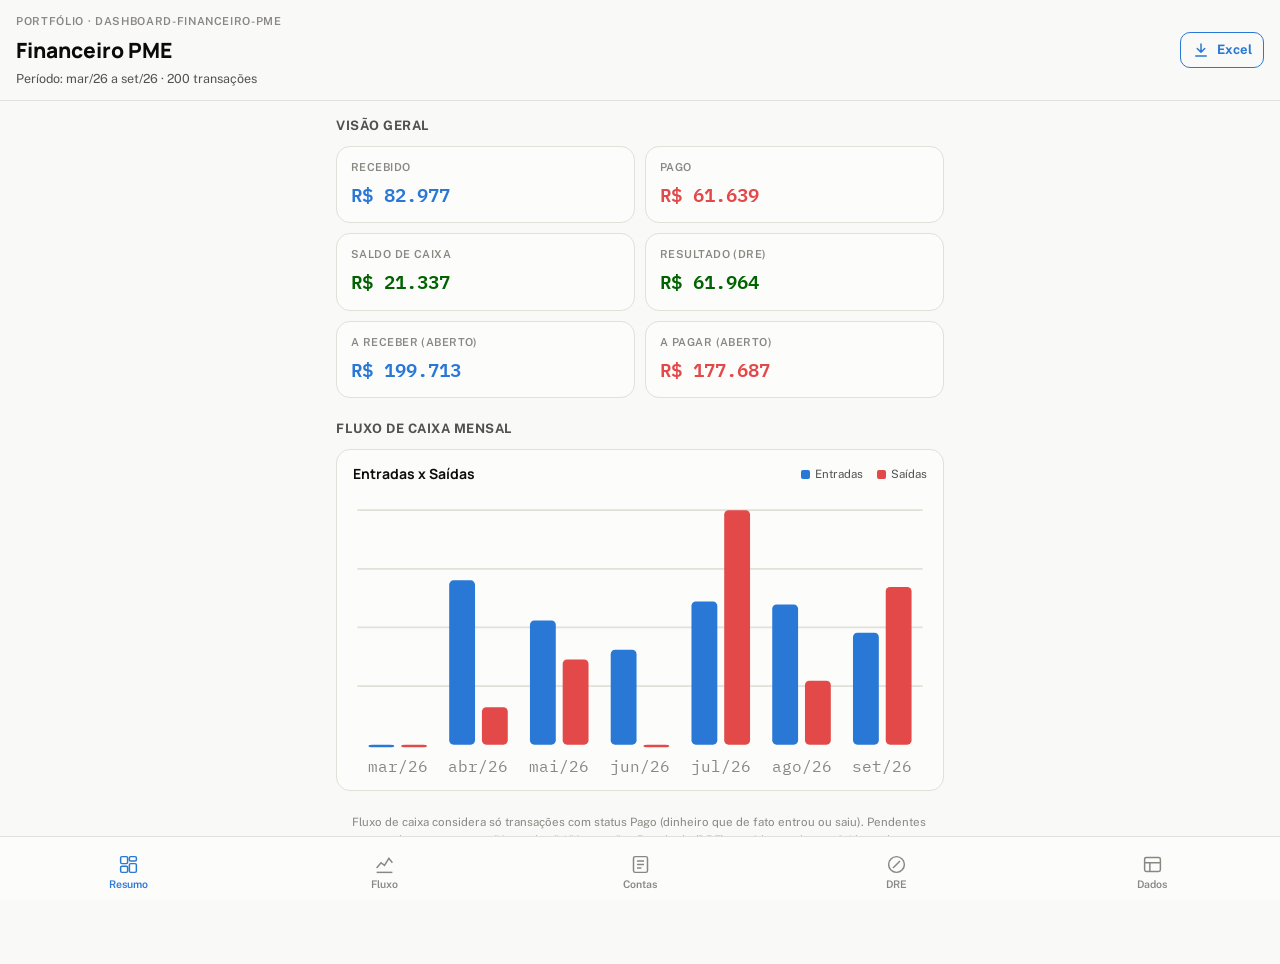
<file: public/index.html>
<!doctype html>
<html lang="pt-BR">
<head>
<meta charset="utf-8">
<meta name="viewport" content="width=device-width, initial-scale=1">
<title>Financeiro PME</title>
<link rel="icon" href="data:image/svg+xml,%3Csvg%20xmlns='http://www.w3.org/2000/svg'%20viewBox='0%200%2024%2024'%3E%3Crect%20width='24'%20height='24'%20rx='5'%20fill='%232a78d6'/%3E%3Cg%20fill='white'%3E%3Crect%20x='3'%20y='3'%20width='8'%20height='8'%20rx='1.5'/%3E%3Crect%20x='13'%20y='3'%20width='8'%20height='5'%20rx='1.5'/%3E%3Crect%20x='13'%20y='11'%20width='8'%20height='10'%20rx='1.5'/%3E%3Crect%20x='3'%20y='14'%20width='8'%20height='7'%20rx='1.5'/%3E%3C/g%3E%3C/svg%3E">
<link rel="preconnect" href="https://fonts.googleapis.com">
<link rel="preconnect" href="https://fonts.gstatic.com" crossorigin>
<link href="https://fonts.googleapis.com/css2?family=Manrope:wght@500;700;800&family=Public+Sans:wght@400;500;600;700&family=IBM+Plex+Mono:wght@500;600&display=swap" rel="stylesheet">
<style>
  :root{
    color-scheme:light;
    --page:#f9f9f7; --surface:#fcfcfb; --surface-2:#f2f1ec;
    --ink:#0b0b0b; --ink-2:#52514e; --ink-muted:#898781;
    --border:#e1e0d9;
    --blue:#2a78d6; --blue-soft:#eaf1fb;
    --red:#e34948; --red-soft:#fceceb;
    --good:#0ca30c; --warning:#c87e00; --warning-bg:#fef3dd; --critical:#d03b3b; --critical-bg:#fcebea;
    --success-text:#006300;
    --font-display:"Manrope","Segoe UI",system-ui,sans-serif;
    --font-body:"Public Sans","Segoe UI",system-ui,sans-serif;
    --font-mono:"IBM Plex Mono","SFMono-Regular",Consolas,"Liberation Mono",Menlo,ui-monospace,monospace;
    --tabbar-h:64px;
  }
  @media (prefers-color-scheme: dark){
    :root:not([data-theme="light"]){
      color-scheme:dark;
      --page:#181816; --surface:#221f1c; --surface-2:#29261f;
      --ink:#f7f5f0; --ink-2:#c3c2b7; --ink-muted:#8f8d84;
      --border:#33312b;
      --blue:#3987e5; --blue-soft:#1c2a3d;
      --red:#e66767; --red-soft:#3a2321;
      --good:#2fbf2f; --warning:#e0a020; --warning-bg:#3a2f15; --critical:#e66767; --critical-bg:#3a1f1e;
      --success-text:#2fbf2f;
    }
  }
  :root[data-theme="dark"]{
    color-scheme:dark;
    --page:#181816; --surface:#221f1c; --surface-2:#29261f;
    --ink:#f7f5f0; --ink-2:#c3c2b7; --ink-muted:#8f8d84;
    --border:#33312b;
    --blue:#3987e5; --blue-soft:#1c2a3d;
    --red:#e66767; --red-soft:#3a2321;
    --good:#2fbf2f; --warning:#e0a020; --warning-bg:#3a2f15; --critical:#e66767; --critical-bg:#3a1f1e;
    --success-text:#2fbf2f;
  }

  *{box-sizing:border-box;}
  body{
    margin:0; background:var(--page); color:var(--ink);
    font-family:var(--font-body); font-size:15px; line-height:1.45;
    padding-bottom:calc(var(--tabbar-h) + env(safe-area-inset-bottom,0px));
  }
  h1,h2,h3{font-family:var(--font-display); margin:0; text-wrap:balance;}
  .num{font-family:var(--font-mono); font-variant-numeric:tabular-nums;}
  .wrap{padding:0 16px;}
  a{color:var(--blue);}

  header.top{
    position:sticky; top:env(safe-area-inset-top,0px); z-index:20;
    background:var(--page); border-bottom:1px solid var(--border);
    padding:14px 16px 12px;
  }
  header.top .eyebrow{
    font-size:11px; letter-spacing:.06em; text-transform:uppercase;
    color:var(--ink-muted); font-weight:600; margin-bottom:2px;
  }
  header.top h1{font-size:21px; font-weight:800;}
  .titulo-linha{display:flex; align-items:center; justify-content:space-between; gap:10px; margin-top:2px;}
  .baixar{
    flex:none; display:inline-flex; align-items:center; gap:7px; text-decoration:none;
    font:700 13px/1 var(--font-body); color:var(--blue);
    border:1.5px solid var(--blue); border-radius:10px; padding:8px 11px;
  }
  .baixar:hover{background:var(--blue-soft);}
  .baixar svg{width:18px; height:18px; stroke:currentColor; fill:none; stroke-width:2; stroke-linecap:round; stroke-linejoin:round;}
  header.top .period{font-size:12.5px; color:var(--ink-2); margin-top:2px;}

  section.view{padding:16px 16px 28px; max-width:640px; margin:0 auto;}
  section.view[hidden]{display:none!important;}

  .section-title{
    font-size:13px; font-weight:700; color:var(--ink-2);
    text-transform:uppercase; letter-spacing:.04em;
    margin:22px 0 10px;
  }
  .section-title:first-child{margin-top:0;}

  /* KPI tiles */
  .tiles{display:grid; grid-template-columns:1fr 1fr; gap:10px;}
  .tile{
    background:var(--surface); border:1px solid var(--border); border-radius:14px;
    padding:13px 14px;
  }
  .tile .label{font-size:11px; font-weight:600; color:var(--ink-muted); text-transform:uppercase; letter-spacing:.04em;}
  .tile .value{font-family:var(--font-mono); font-size:19px; font-weight:600; margin-top:6px; font-variant-numeric:tabular-nums;}
  .tile.accent-blue .value{color:var(--blue);}
  .tile.accent-red .value{color:var(--red);}
  .tile.accent-good .value{color:var(--success-text);}
  .tile.accent-bad .value{color:var(--red);}

  /* Card */
  .card{background:var(--surface); border:1px solid var(--border); border-radius:14px; padding:16px;}

  /* Chart */
  .chart-card{background:var(--surface); border:1px solid var(--border); border-radius:14px; padding:14px 10px 8px;}
  .chart-card .chart-head{display:flex; flex-wrap:wrap; align-items:baseline; justify-content:space-between; gap:4px 12px; padding:0 6px 8px;}
  .chart-card .chart-head h3{font-size:14px; font-weight:700; white-space:nowrap;}
  .legend{display:flex; gap:14px; font-size:11.5px; color:var(--ink-2);}
  .legend span{display:inline-flex; align-items:center; gap:5px;}
  .legend i{width:9px; height:9px; border-radius:2px; display:inline-block;}
  svg.chart{width:100%; display:block; overflow:visible;}
  svg.chart text{font-family:var(--font-mono); fill:var(--ink-muted);}
  svg.chart .gridline{stroke:var(--border); stroke-width:1;}
  svg.chart .bar-entrada{fill:var(--blue);}
  svg.chart .bar-saida{fill:var(--red);}
  svg.chart .bar-hit{fill:transparent; cursor:pointer;}
  .tooltip{
    position:absolute; pointer-events:none; background:var(--ink); color:var(--page);
    font-family:var(--font-mono); font-size:11.5px; padding:7px 9px; border-radius:8px;
    line-height:1.5; white-space:nowrap; transform:translate(-50%,-110%);
    box-shadow:0 4px 14px rgba(0,0,0,.25); z-index:5;
  }
  .tooltip[hidden]{display:none!important;}
  .chart-scroll{overflow-x:auto;}

  /* Chips */
  .chips{display:flex; gap:8px; margin-bottom:14px;}
  .chip{
    font-family:var(--font-body); font-size:13px; font-weight:600;
    padding:7px 14px; border-radius:999px; border:1px solid var(--border);
    background:var(--surface); color:var(--ink-2); cursor:pointer;
  }
  .chip[aria-pressed="true"]{background:var(--ink); color:var(--page); border-color:var(--ink);}

  /* status pill */
  .pill{
    display:inline-flex; align-items:center; gap:5px; font-size:11px; font-weight:700;
    padding:3px 9px; border-radius:999px; white-space:nowrap;
  }
  .pill i{width:6px; height:6px; border-radius:50%; display:inline-block;}
  .pill.pago{background:var(--surface-2); color:var(--ink-2);}
  .pill.pago i{background:var(--ink-muted);}
  .pill.pendente{background:var(--warning-bg); color:var(--warning);}
  .pill.pendente i{background:var(--warning);}
  .pill.atrasado{background:var(--critical-bg); color:var(--critical);}
  .pill.atrasado i{background:var(--critical);}
  .pill.naoinformado{background:var(--surface-2); color:var(--ink-muted);}
  .pill.naoinformado i{background:var(--ink-muted);}

  /* transaction row */
  .txn-list{display:flex; flex-direction:column; gap:8px;}
  .txn{
    background:var(--surface); border:1px solid var(--border); border-radius:12px;
    padding:11px 13px; display:flex; align-items:center; gap:10px;
  }
  .txn .dot{width:8px; height:8px; border-radius:50%; flex:none;}
  .txn .dot.entrada{background:var(--blue);}
  .txn .dot.saida{background:var(--red);}
  .txn .info{flex:1; min-width:0;}
  .txn .desc{font-size:13.5px; font-weight:600; color:var(--ink); overflow:hidden; text-overflow:ellipsis; white-space:nowrap;}
  .txn .meta{font-size:11.5px; color:var(--ink-muted); margin-top:1px;}
  .txn .right{text-align:right; flex:none;}
  .txn .amount{font-family:var(--font-mono); font-size:13.5px; font-weight:600; font-variant-numeric:tabular-nums;}
  .txn .amount.entrada{color:var(--blue);}
  .txn .amount.saida{color:var(--red);}
  .txn .date{font-family:var(--font-mono); font-size:10.5px; color:var(--ink-muted); margin-top:3px;}

  .empty{padding:30px 10px; text-align:center; color:var(--ink-muted); font-size:13.5px;}

  /* Contas summary strip */
  .strip{display:grid; grid-template-columns:1fr 1fr 1fr; gap:8px; margin-bottom:16px;}
  .strip .cell{background:var(--surface); border:1px solid var(--border); border-radius:12px; padding:10px 8px; text-align:center;}
  .strip .cell .k{font-size:10px; font-weight:700; text-transform:uppercase; letter-spacing:.03em; color:var(--ink-muted);}
  .strip .cell .v{font-family:var(--font-mono); font-size:14.5px; font-weight:600; margin-top:4px; font-variant-numeric:tabular-nums;}

  /* DRE */
  .dre-row{margin-bottom:12px;}
  .dre-row .top{display:flex; justify-content:space-between; font-size:13px; margin-bottom:5px;}
  .dre-row .top .cat{font-weight:600; color:var(--ink);}
  .dre-row .top .val{font-family:var(--font-mono); font-variant-numeric:tabular-nums; color:var(--ink-2);}
  .dre-track{height:8px; border-radius:5px; background:var(--surface-2); overflow:hidden;}
  .dre-fill{height:100%; background:var(--red); border-radius:5px;}
  .dre-total{
    display:flex; justify-content:space-between; align-items:baseline;
    padding-top:14px; margin-top:6px; border-top:1px solid var(--border);
  }
  .dre-total .lbl{font-weight:700; font-size:14px;}
  .dre-total .val{font-family:var(--font-mono); font-weight:700; font-size:16px; font-variant-numeric:tabular-nums;}
  .hero-result{text-align:center; padding:18px 0 8px;}
  .hero-result .lbl{font-size:12px; color:var(--ink-muted); font-weight:600; text-transform:uppercase; letter-spacing:.05em;}
  .hero-result .val{font-family:var(--font-mono); font-size:34px; font-weight:600; margin-top:6px; font-variant-numeric:tabular-nums;}
  .hero-result .sub{font-size:12.5px; color:var(--ink-2); margin-top:4px;}

  /* Dados search */
  .search-row{display:flex; gap:8px; margin-bottom:14px;}
  .search-row input[type="search"]{
    flex:1; font-family:var(--font-body); font-size:14px; padding:10px 12px;
    border-radius:11px; border:1px solid var(--border); background:var(--surface); color:var(--ink);
  }
  .search-row input::placeholder{color:var(--ink-muted);}
  .count-note{font-size:11.5px; color:var(--ink-muted); margin:-6px 0 12px;}

  footer.note{
    max-width:640px; margin:8px auto 0; padding:14px 16px 4px;
    font-size:11.5px; color:var(--ink-muted); line-height:1.6;
  }

  /* Bottom tab bar */
  nav.tabbar{
    position:fixed; left:0; right:0; bottom:0; z-index:30;
    height:calc(var(--tabbar-h) + env(safe-area-inset-bottom,0px));
    padding-bottom:env(safe-area-inset-bottom,0px);
    background:var(--surface); border-top:1px solid var(--border);
    display:flex;
  }
  nav.tabbar button{
    flex:1; display:flex; flex-direction:column; align-items:center; justify-content:center; gap:3px;
    background:none; border:none; font-family:var(--font-body); font-size:10.5px; font-weight:600;
    color:var(--ink-muted); padding:6px 2px 0;
  }
  nav.tabbar button svg{width:21px; height:21px; stroke:var(--ink-muted); fill:none; stroke-width:1.7;}
  nav.tabbar button[aria-current="true"]{color:var(--blue);}
  nav.tabbar button[aria-current="true"] svg{stroke:var(--blue);}
  nav.tabbar button:focus-visible{outline:2px solid var(--blue); outline-offset:-2px; border-radius:8px;}

  @media (prefers-reduced-motion: no-preference){
    .view{animation:fade-in .18s ease-out;}
    @keyframes fade-in{from{opacity:0; transform:translateY(4px);} to{opacity:1; transform:translateY(0);}}
  }
</style>
</head>
<body>

<header class="top">
  <div class="eyebrow">Portfólio · dashboard-financeiro-pme</div>
  <div class="titulo-linha">
    <h1>Financeiro PME</h1>
    <a class="baixar" href="dashboard_financeiro.xlsx" download
       aria-label="Baixar a planilha Excel" title="Baixar a planilha Excel (fórmulas editáveis)">
      <svg viewBox="0 0 24 24" aria-hidden="true"><path d="M12 4v11M7 10l5 5 5-5M5 20h14"/></svg>
      <span>Excel</span>
    </a>
  </div>
  <div class="period" id="period-label">—</div>
</header>

<section class="view" id="view-resumo">
  <div class="section-title">Visão geral</div>
  <div class="tiles">
    <div class="tile accent-blue"><div class="label">Recebido</div><div class="value num" id="kpi-entradas">—</div></div>
    <div class="tile accent-red"><div class="label">Pago</div><div class="value num" id="kpi-saidas">—</div></div>
    <div class="tile" id="tile-saldo"><div class="label">Saldo de caixa</div><div class="value num" id="kpi-saldo">—</div></div>
    <div class="tile" id="tile-resultado"><div class="label">Resultado (DRE)</div><div class="value num" id="kpi-resultado">—</div></div>
    <div class="tile accent-blue"><div class="label">A receber (aberto)</div><div class="value num" id="kpi-receber">—</div></div>
    <div class="tile accent-red"><div class="label">A pagar (aberto)</div><div class="value num" id="kpi-pagar">—</div></div>
  </div>

  <div class="section-title">Fluxo de caixa mensal</div>
  <div class="chart-card">
    <div class="chart-head">
      <h3>Entradas x Saídas</h3>
      <div class="legend"><span><i style="background:var(--blue)"></i>Entradas</span><span><i style="background:var(--red)"></i>Saídas</span></div>
    </div>
    <div class="chart-scroll" id="chart-bars-resumo"></div>
  </div>

  <footer class="note">
    Fluxo de caixa considera só transações com status Pago (dinheiro que de fato
    entrou ou saiu). Pendentes e atrasadas aparecem em "A receber" / "A pagar";
    o Resultado (DRE) considera tudo que foi lançado, pago ou não.
  </footer>
</section>

<section class="view" id="view-fluxo" hidden>
  <div class="section-title">Entradas x Saídas por mês</div>
  <div class="chart-card">
    <div class="chart-head">
      <h3>Fluxo mensal</h3>
      <div class="legend"><span><i style="background:var(--blue)"></i>Entradas</span><span><i style="background:var(--red)"></i>Saídas</span></div>
    </div>
    <div class="chart-scroll" id="chart-bars-fluxo"></div>
  </div>

  <div class="section-title">Saldo acumulado</div>
  <div class="chart-card">
    <div class="chart-scroll" id="chart-line-saldo"></div>
  </div>

  <div class="section-title">Detalhamento por mês</div>
  <div class="txn-list" id="lista-meses"></div>
</section>

<section class="view" id="view-contas" hidden>
  <div class="chips" role="tablist" aria-label="Tipo de conta">
    <button class="chip" id="chip-receber" aria-pressed="true">A receber</button>
    <button class="chip" id="chip-pagar" aria-pressed="false">A pagar</button>
  </div>
  <div class="strip" id="contas-strip"></div>
  <div class="section-title" id="contas-title">Contas a receber em aberto</div>
  <div class="txn-list" id="contas-list"></div>
</section>

<section class="view" id="view-dre" hidden>
  <div class="hero-result">
    <div class="lbl">Resultado líquido</div>
    <div class="val num" id="dre-resultado">—</div>
    <div class="sub" id="dre-margem">—</div>
  </div>

  <div class="section-title">Receita bruta</div>
  <div class="card">
    <div class="dre-total" style="padding-top:0; margin-top:0; border-top:none;">
      <span class="lbl" style="color:var(--ink-2); font-weight:600;">Entradas (todas)</span>
      <span class="val num" id="dre-receita" style="color:var(--blue);">—</span>
    </div>
  </div>

  <div class="section-title">Despesas por categoria</div>
  <div class="card" id="dre-despesas"></div>

  <footer class="note">
    DRE simplificado em regime de competência: considera todas as transações
    lançadas no período, pagas ou não. O fluxo de caixa (abas Resumo e Fluxo)
    considera só o que foi efetivamente pago.
  </footer>
</section>

<section class="view" id="view-dados" hidden>
  <div class="search-row">
    <input type="search" id="busca" placeholder="Buscar por descrição ou categoria…" aria-label="Buscar transação">
  </div>
  <div class="chips">
    <button class="chip" data-filtro="todas" aria-pressed="true">Todas</button>
    <button class="chip" data-filtro="Entrada" aria-pressed="false">Entradas</button>
    <button class="chip" data-filtro="Saída" aria-pressed="false">Saídas</button>
  </div>
  <div class="count-note" id="dados-count"></div>
  <div class="txn-list" id="dados-list"></div>
</section>

<div class="tooltip" id="tooltip" hidden></div>

<nav class="tabbar" aria-label="Navegação do dashboard">
  <button data-tab="resumo" aria-current="true">
    <svg viewBox="0 0 24 24"><rect x="3" y="3" width="8" height="8" rx="1.5"/><rect x="13" y="3" width="8" height="5" rx="1.5"/><rect x="13" y="11" width="8" height="10" rx="1.5"/><rect x="3" y="14" width="8" height="7" rx="1.5"/></svg>
    Resumo
  </button>
  <button data-tab="fluxo" aria-current="false">
    <svg viewBox="0 0 24 24"><path d="M3 16l5-6 4 3 5-8 4 5"/><path d="M3 21h18"/></svg>
    Fluxo
  </button>
  <button data-tab="contas" aria-current="false">
    <svg viewBox="0 0 24 24"><rect x="4" y="3" width="16" height="18" rx="2"/><path d="M8 8h8M8 12h8M8 16h5"/></svg>
    Contas
  </button>
  <button data-tab="dre" aria-current="false">
    <svg viewBox="0 0 24 24"><circle cx="12" cy="12" r="9"/><path d="M9 9h.01M15 15h.01M8 16l8-8"/></svg>
    DRE
  </button>
  <button data-tab="dados" aria-current="false">
    <svg viewBox="0 0 24 24"><rect x="3" y="4" width="18" height="16" rx="2"/><path d="M3 10h18M9 10v10"/></svg>
    Dados
  </button>
</nav>

<script>
(function(){
"use strict";

var DATA = [["2026-03-29","Saída - Fornecedor Z","Imposto","Saída",849.83,"Pendente"],["2026-03-30","Saída - Fornecedor Y","Manutenção","Saída",665.55,"Pendente"],["2026-03-31","Saída - Fornecedor Y","Salário","Saída",3351.12,"Pendente"],["2026-04-01","Entrada - Cliente B","Venda de Serviço","Entrada",796.61,"Pago"],["2026-04-03","Entrada - Cliente A","Venda de Serviço","Entrada",3602.18,"Atrasado"],["2026-04-03","Entrada - Cliente B","Venda de Serviço","Entrada",554.41,"Atrasado"],["2026-04-04","Entrada - Cliente C","Venda de Serviço","Entrada",3367.37,"Atrasado"],["2026-04-04","Entrada - Cliente A","Venda de Serviço","Entrada",3417.4,"Atrasado"],["2026-04-05","Entrada - Cliente C","Venda de Serviço","Entrada",1974.84,"Pendente"],["2026-04-05","Entrada - Cliente C","Venda de Serviço","Entrada",4647.99,"Pendente"],["2026-04-07","Entrada - Cliente B","Venda de Serviço","Entrada",3579.1,"Atrasado"],["2026-04-08","Entrada - Cliente A","Venda de Serviço","Entrada",1852.9,"Pendente"],["2026-04-09","Saída - Fornecedor Y","Imposto","Saída",3540.88,"Atrasado"],["2026-04-09","Entrada - Cliente A","Venda de Serviço","Entrada",3537.63,"Pago"],["2026-04-10","Entrada - Cliente B","Venda de Serviço","Entrada",3115.94,"Atrasado"],["2026-04-10","Saída - Fornecedor X","Manutenção","Saída",3978.99,"Pago"],["2026-04-11","Saída - Fornecedor Z","Aluguel","Saída",4325.99,"Atrasado"],["2026-04-11","Entrada - Cliente B","Venda de Serviço","Entrada",3626.1,"Pago"],["2026-04-11","Saída - Fornecedor X","Fornecedor","Saída",2497.17,"Atrasado"],["2026-04-12","Entrada - Cliente C","Venda de Serviço","Entrada",2828.16,"Atrasado"],["2026-04-13","Saída - Fornecedor Z","Aluguel","Saída",3324.53,"Pendente"],["2026-04-14","Saída - Fornecedor Y","Salário","Saída",4328.55,"Atrasado"],["2026-04-14","Saída - Fornecedor Y","Imposto","Saída",1102.5,"Pendente"],["2026-04-18","Entrada - Cliente A","Venda de Serviço","Entrada",2563.02,"Pendente"],["2026-04-19","Entrada - Cliente A","Venda de Serviço","Entrada",4210.5,"Atrasado"],["2026-04-19","Entrada - Cliente B","Venda de Serviço","Entrada",978.53,"Pendente"],["2026-04-19","Entrada - Cliente A","Venda de Serviço","Entrada",1036.84,"Pago"],["2026-04-20","Saída - Fornecedor Z","Salário","Saída",440.06,"Pendente"],["2026-04-22","Entrada - Cliente B","Venda de Serviço","Entrada",278.76,"Pago"],["2026-04-22","Entrada - Cliente C","Venda de Serviço","Entrada",3764.86,"Atrasado"],["2026-04-23","Entrada - Cliente B","Venda de Serviço","Entrada",2812.46,"Atrasado"],["2026-04-23","Saída - Fornecedor Y","Salário","Saída",1761.15,"Atrasado"],["2026-04-26","Entrada - Cliente A","Venda de Serviço","Entrada",4264.15,"Pago"],["2026-04-26","Entrada - Cliente B","Venda de Serviço","Entrada",3970.79,"Pago"],["2026-04-27","Saída - Fornecedor X","Fornecedor","Saída",4710.28,"Atrasado"],["2026-04-28","Entrada - Cliente C","Venda de Serviço","Entrada",4623.36,"Atrasado"],["2026-04-28","Entrada - Cliente A","Venda de Serviço","Entrada",366.93,"Atrasado"],["2026-04-30","Saída - Fornecedor Z","Salário","Saída",3474.35,"Pendente"],["2026-05-01","Saída - Fornecedor Z","Fornecedor","Saída",178.03,"Atrasado"],["2026-05-01","Entrada - Cliente C","Venda de Serviço","Entrada",3630.6,"Pendente"],["2026-05-02","Entrada - Cliente A","Venda de Serviço","Entrada",4904.83,"Pendente"],["2026-05-03","Entrada - Cliente C","Venda de Serviço","Entrada",3973.51,"Pendente"],["2026-05-03","Saída - Fornecedor Y","Imposto","Saída",4307.82,"Atrasado"],["2026-05-03","Saída - Fornecedor X","Aluguel","Saída",2035.77,"Atrasado"],["2026-05-04","Entrada - Cliente C","Venda de Serviço","Entrada",4539.3,"Atrasado"],["2026-05-05","Entrada - Cliente A","Venda de Serviço","Entrada",1361.16,"Atrasado"],["2026-05-07","Entrada - Cliente C","Venda de Serviço","Entrada",4181.25,"Pago"],["2026-05-07","Entrada - Cliente B","Venda de Serviço","Entrada",3563.42,"Pago"],["2026-05-08","Saída - Fornecedor Y","Fornecedor","Saída",3811.95,"Pago"],["2026-05-08","Saída - Fornecedor Y","Salário","Saída",2789.69,"Pendente"],["2026-05-08","Entrada - Cliente B","Venda de Serviço","Entrada",685.54,"Pago"],["2026-05-09","Entrada - Cliente C","Venda de Serviço","Entrada",3695.53,"Não informado"],["2026-05-10","Entrada - Cliente C","Venda de Serviço","Entrada",2378.02,"Pago"],["2026-05-10","Saída - Fornecedor Y","Salário","Saída",1210.74,"Pago"],["2026-05-10","Entrada - Cliente A","Venda de Serviço","Entrada",806.55,"Atrasado"],["2026-05-11","Saída - Fornecedor Y","Manutenção","Saída",4045.28,"Pago"],["2026-05-12","Entrada - Cliente A","Venda de Serviço","Entrada",3065.2,"Atrasado"],["2026-05-12","Saída - Fornecedor Z","Salário","Saída",3266.69,"Pendente"],["2026-05-12","Entrada - Cliente C","Venda de Serviço","Entrada",1546.22,"Pago"],["2026-05-14","Saída - Fornecedor X","Imposto","Saída",4355.02,"Pendente"],["2026-05-15","Entrada - Cliente A","Venda de Serviço","Entrada",3558.49,"Atrasado"],["2026-05-16","Entrada - Cliente C","Venda de Serviço","Entrada",4030.34,"Pendente"],["2026-05-18","Entrada - Cliente C","Venda de Serviço","Entrada",1948.75,"Atrasado"],["2026-05-18","Entrada - Cliente A","Venda de Serviço","Entrada",4986.76,"Pendente"],["2026-05-19","Entrada - Cliente A","Venda de Serviço","Entrada",412.64,"Pendente"],["2026-05-25","Entrada - Cliente B","Venda de Serviço","Entrada",873.24,"Pago"],["2026-05-25","Entrada - Cliente C","Venda de Serviço","Entrada",998.13,"Pendente"],["2026-05-25","Saída - Fornecedor Z","Imposto","Saída",4333.04,"Pendente"],["2026-05-27","Saída - Fornecedor Z","Fornecedor","Saída",2468.46,"Atrasado"],["2026-05-28","Entrada - Cliente A","Venda de Serviço","Entrada",3827.39,"Atrasado"],["2026-05-30","Entrada - Cliente C","Venda de Serviço","Entrada",3305.42,"Não informado"],["2026-05-31","Saída - Fornecedor X","Aluguel","Saída",4648.64,"Atrasado"],["2026-06-01","Saída - Fornecedor Y","Marketing","Saída",2781.99,"Pendente"],["2026-06-01","Entrada - Cliente A","Venda de Serviço","Entrada",2809.16,"Pago"],["2026-06-02","Entrada - Cliente B","Venda de Serviço","Entrada",3889.68,"Pendente"],["2026-06-03","Entrada - Cliente C","Venda de Serviço","Entrada",998.37,"Pago"],["2026-06-06","Entrada - Cliente B","Venda de Serviço","Entrada",2466.74,"Pendente"],["2026-06-06","Saída - Fornecedor Z","Fornecedor","Saída",4584.56,"Atrasado"],["2026-06-07","Entrada - Cliente A","Venda de Serviço","Entrada",1554.18,"Atrasado"],["2026-06-09","Entrada - Cliente B","Venda de Serviço","Entrada",3311.96,"Pendente"],["2026-06-09","Entrada - Cliente A","Venda de Serviço","Entrada",4468.67,"Não informado"],["2026-06-09","Saída - Fornecedor Y","Imposto","Saída",4636.26,"Atrasado"],["2026-06-10","Saída - Fornecedor Y","Imposto","Saída",1667.89,"Pendente"],["2026-06-11","Entrada - Cliente B","Venda de Serviço","Entrada",4326.93,"Pendente"],["2026-06-12","Saída - Fornecedor Y","Fornecedor","Saída",3367.16,"Atrasado"],["2026-06-13","Saída - Fornecedor Y","Imposto","Saída",4846.82,"Pendente"],["2026-06-14","Entrada - Cliente B","Venda de Serviço","Entrada",3096.8,"Não informado"],["2026-06-15","Entrada - Cliente A","Venda de Serviço","Entrada",167.14,"Pendente"],["2026-06-15","Saída - Fornecedor Z","Imposto","Saída",3747.72,"Pendente"],["2026-06-18","Entrada - Cliente B","Venda de Serviço","Entrada",4716.57,"Não informado"],["2026-06-18","Saída - Fornecedor Y","Fornecedor","Saída",2108.08,"Atrasado"],["2026-06-20","Saída - Fornecedor X","Fornecedor","Saída",4926.85,"Pendente"],["2026-06-20","Entrada - Cliente A","Venda de Serviço","Entrada",3947.5,"Pago"],["2026-06-20","Entrada - Cliente C","Venda de Serviço","Entrada",4290.82,"Pendente"],["2026-06-20","Entrada - Cliente C","Venda de Serviço","Entrada",999.61,"Atrasado"],["2026-06-23","Entrada - Cliente B","Venda de Serviço","Entrada",2351.92,"Pago"],["2026-06-23","Saída - Fornecedor X","Salário","Saída",3196.64,"Não informado"],["2026-06-29","Entrada - Cliente B","Venda de Serviço","Entrada",1930.64,"Atrasado"],["2026-06-30","Entrada - Cliente B","Venda de Serviço","Entrada",1806.38,"Pendente"],["2026-07-01","Entrada - Cliente B","Venda de Serviço","Entrada",2373.98,"Atrasado"],["2026-07-01","Saída - Fornecedor X","Fornecedor","Saída",1734.24,"Pago"],["2026-07-01","Entrada - Cliente C","Venda de Serviço","Entrada",350.03,"Pago"],["2026-07-02","Saída - Fornecedor X","Aluguel","Saída",4155.27,"Pago"],["2026-07-02","Saída - Fornecedor Z","Manutenção","Saída",2601.49,"Pago"],["2026-07-03","Entrada - Cliente A","Venda de Serviço","Entrada",1183.26,"Pago"],["2026-07-03","Entrada - Cliente B","Venda de Serviço","Entrada",367.93,"Atrasado"],["2026-07-04","Entrada - Cliente B","Venda de Serviço","Entrada",298.91,"Pago"],["2026-07-05","Entrada - Cliente C","Venda de Serviço","Entrada",4452.64,"Atrasado"],["2026-07-06","Saída - Fornecedor Z","Marketing","Saída",3354.51,"Pendente"],["2026-07-07","Saída - Fornecedor Z","Fornecedor","Saída",4676.8,"Pago"],["2026-07-08","Entrada - Cliente A","Venda de Serviço","Entrada",3900.07,"Pago"],["2026-07-09","Saída - Fornecedor Y","Imposto","Saída",1151.05,"Pago"],["2026-07-10","Saída - Fornecedor Z","Marketing","Saída",830.85,"Atrasado"],["2026-07-11","Entrada - Cliente C","Venda de Serviço","Entrada",3355.92,"Atrasado"],["2026-07-11","Saída - Fornecedor Z","Manutenção","Saída",2009.14,"Pendente"],["2026-07-11","Saída - Fornecedor Z","Salário","Saída",4111.72,"Atrasado"],["2026-07-11","Saída - Fornecedor Z","Aluguel","Saída",3333.77,"Atrasado"],["2026-07-12","Saída - Fornecedor X","Aluguel","Saída",2268.46,"Pago"],["2026-07-12","Saída - Fornecedor X","Salário","Saída",3854.56,"Pendente"],["2026-07-13","Saída - Fornecedor Z","Aluguel","Saída",275.3,"Atrasado"],["2026-07-13","Entrada - Cliente C","Venda de Serviço","Entrada",2516.96,"Atrasado"],["2026-07-14","Entrada - Cliente C","Venda de Serviço","Entrada",1212.11,"Pago"],["2026-07-16","Entrada - Cliente A","Venda de Serviço","Entrada",4162.12,"Pendente"],["2026-07-17","Saída - Fornecedor Z","Fornecedor","Saída",2277.85,"Atrasado"],["2026-07-18","Entrada - Cliente C","Venda de Serviço","Entrada",3682.29,"Atrasado"],["2026-07-18","Entrada - Cliente B","Venda de Serviço","Entrada",858.84,"Atrasado"],["2026-07-18","Entrada - Cliente A","Venda de Serviço","Entrada",3724.96,"Pendente"],["2026-07-19","Entrada - Cliente C","Venda de Serviço","Entrada",4997.88,"Atrasado"],["2026-07-19","Saída - Fornecedor Z","Manutenção","Saída",2351.13,"Pendente"],["2026-07-20","Entrada - Cliente A","Venda de Serviço","Entrada",4697.7,"Pago"],["2026-07-20","Entrada - Cliente C","Venda de Serviço","Entrada",2295.93,"Atrasado"],["2026-07-23","Saída - Fornecedor Z","Imposto","Saída",1939.02,"Atrasado"],["2026-07-23","Saída - Fornecedor Y","Salário","Saída",3529.13,"Pago"],["2026-07-24","Entrada - Cliente C","Venda de Serviço","Entrada",2048.69,"Atrasado"],["2026-07-24","Saída - Fornecedor Z","Imposto","Saída",3922.81,"Pendente"],["2026-07-25","Entrada - Cliente A","Venda de Serviço","Entrada",4669.63,"Pendente"],["2026-07-25","Saída - Fornecedor Y","Imposto","Saída",2106.68,"Pendente"],["2026-07-25","Entrada - Cliente B","Venda de Serviço","Entrada",173.8,"Pago"],["2026-07-27","Saída - Fornecedor X","Manutenção","Saída",4870.49,"Pago"],["2026-07-28","Saída - Fornecedor X","Aluguel","Saída",207.32,"Atrasado"],["2026-07-29","Entrada - Cliente A","Venda de Serviço","Entrada",3438.84,"Pago"],["2026-07-29","Saída - Fornecedor Y","Fornecedor","Saída",4903.53,"Pendente"],["2026-07-30","Entrada - Cliente C","Venda de Serviço","Entrada",2154.44,"Atrasado"],["2026-08-02","Entrada - Cliente B","Venda de Serviço","Entrada",1428.46,"Atrasado"],["2026-08-02","Saída - Fornecedor Y","Marketing","Saída",2661.99,"Atrasado"],["2026-08-02","Saída - Fornecedor Z","Imposto","Saída",2351.69,"Atrasado"],["2026-08-06","Entrada - Cliente A","Venda de Serviço","Entrada",3380.34,"Pago"],["2026-08-07","Saída - Fornecedor Z","Manutenção","Saída",2101.48,"Atrasado"],["2026-08-08","Entrada - Cliente C","Venda de Serviço","Entrada",1956.72,"Pendente"],["2026-08-08","Entrada - Cliente B","Venda de Serviço","Entrada",3933.87,"Pago"],["2026-08-09","Saída - Fornecedor Y","Imposto","Saída",2373.51,"Pago"],["2026-08-10","Saída - Fornecedor Y","Imposto","Saída",1715.16,"Pendente"],["2026-08-11","Entrada - Cliente A","Venda de Serviço","Entrada",4413.01,"Atrasado"],["2026-08-16","Entrada - Cliente A","Venda de Serviço","Entrada",1360.0,"Pago"],["2026-08-16","Saída - Fornecedor Y","Marketing","Saída",4161.32,"Atrasado"],["2026-08-17","Entrada - Cliente A","Venda de Serviço","Entrada",3791.12,"Atrasado"],["2026-08-17","Saída - Fornecedor Z","Imposto","Saída",3196.15,"Pendente"],["2026-08-18","Entrada - Cliente C","Venda de Serviço","Entrada",603.78,"Atrasado"],["2026-08-22","Entrada - Cliente B","Venda de Serviço","Entrada",465.54,"Pendente"],["2026-08-24","Entrada - Cliente A","Venda de Serviço","Entrada",2501.88,"Atrasado"],["2026-08-25","Saída - Fornecedor Y","Manutenção","Saída",2218.67,"Pago"],["2026-08-26","Saída - Fornecedor Y","Aluguel","Saída",511.39,"Atrasado"],["2026-08-26","Saída - Fornecedor Y","Marketing","Saída",2218.6,"Pago"],["2026-08-26","Entrada - Cliente B","Venda de Serviço","Entrada",3620.36,"Atrasado"],["2026-08-27","Entrada - Cliente B","Venda de Serviço","Entrada",1606.86,"Pendente"],["2026-08-27","Entrada - Cliente C","Venda de Serviço","Entrada",674.79,"Atrasado"],["2026-08-29","Entrada - Cliente B","Venda de Serviço","Entrada",4255.4,"Pendente"],["2026-08-29","Saída - Fornecedor X","Salário","Saída",933.91,"Atrasado"],["2026-08-30","Entrada - Cliente B","Venda de Serviço","Entrada",3207.45,"Pago"],["2026-08-30","Entrada - Cliente C","Venda de Serviço","Entrada",3426.23,"Pendente"],["2026-08-31","Entrada - Cliente C","Venda de Serviço","Entrada",3067.67,"Pago"],["2026-09-02","Saída - Fornecedor X","Salário","Saída",2551.77,"Atrasado"],["2026-09-04","Saída - Fornecedor X","Marketing","Saída",2801.17,"Pago"],["2026-09-04","Entrada - Cliente B","Venda de Serviço","Entrada",4065.15,"Pago"],["2026-09-05","Saída - Fornecedor Y","Imposto","Saída",2527.34,"Atrasado"],["2026-09-06","Saída - Fornecedor Y","Salário","Saída",3152.4,"Atrasado"],["2026-09-06","Saída - Fornecedor X","Imposto","Saída",958.27,"Pendente"],["2026-09-07","Entrada - Cliente A","Venda de Serviço","Entrada",4546.64,"Pago"],["2026-09-07","Entrada - Cliente A","Venda de Serviço","Entrada",2962.78,"Atrasado"],["2026-09-07","Saída - Fornecedor Y","Manutenção","Saída",3549.43,"Atrasado"],["2026-09-08","Entrada - Cliente B","Venda de Serviço","Entrada",473.98,"Atrasado"],["2026-09-09","Saída - Fornecedor X","Imposto","Saída",4708.26,"Pendente"],["2026-09-11","Saída - Fornecedor X","Salário","Saída",4399.67,"Pago"],["2026-09-11","Saída - Fornecedor X","Salário","Saída",816.24,"Atrasado"],["2026-09-11","Saída - Fornecedor X","Marketing","Saída",2539.11,"Atrasado"],["2026-09-12","Saída - Fornecedor Z","Manutenção","Saída",416.71,"Pago"],["2026-09-13","Entrada - Cliente A","Venda de Serviço","Entrada",3752.48,"Atrasado"],["2026-09-14","Entrada - Cliente B","Venda de Serviço","Entrada",4287.26,"Pendente"],["2026-09-15","Entrada - Cliente C","Venda de Serviço","Entrada",3991.32,"Não informado"],["2026-09-15","Saída - Fornecedor Z","Aluguel","Saída",1159.9,"Pago"],["2026-09-15","Saída - Fornecedor Y","Salário","Saída",680.86,"Pendente"],["2026-09-16","Saída - Fornecedor Z","Imposto","Saída",1476.68,"Não informado"],["2026-09-16","Saída - Fornecedor Z","Imposto","Saída",3152.66,"Atrasado"],["2026-09-17","Saída - Fornecedor Y","Imposto","Saída",3462.39,"Pago"],["2026-09-18","Saída - Fornecedor Y","Marketing","Saída",3413.61,"Pago"],["2026-09-21","Entrada - Cliente B","Venda de Serviço","Entrada",3014.78,"Pago"],["2026-09-22","Entrada - Cliente C","Venda de Serviço","Entrada",300.41,"Pago"],["2026-09-24","Saída - Fornecedor Y","Marketing","Saída",1141.18,"Pago"],["2026-09-25","Saída - Fornecedor Y","Fornecedor","Saída",4517.09,"Pendente"],["2026-09-25","Entrada - Cliente A","Venda de Serviço","Entrada",2782.36,"Pendente"]];
// [data, descricao, categoria, tipo, valor, status]  data = "YYYY-MM-DD"

var MESES = ["jan","fev","mar","abr","mai","jun","jul","ago","set","out","nov","dez"];

var fmtBRL = new Intl.NumberFormat("pt-BR", {style:"currency", currency:"BRL", minimumFractionDigits:0, maximumFractionDigits:0});
var fmtBRLCent = new Intl.NumberFormat("pt-BR", {style:"currency", currency:"BRL"});

function fmtDate(iso){
  var p = iso.split("-");
  return p[2] + "/" + p[1] + "/" + p[0];
}
function mesLabel(ym){
  var p = ym.split("-");
  return MESES[parseInt(p[1],10)-1] + "/" + p[0].slice(2);
}
function statusClass(s){
  if(s === "Pago") return "pago";
  if(s === "Pendente") return "pendente";
  if(s === "Atrasado") return "atrasado";
  return "naoinformado";
}

function escapeHtml(s){
  return String(s).replace(/[&<>"']/g, function(c){
    return {"&":"&amp;","<":"&lt;",">":"&gt;",'"':"&quot;","'":"&#39;"}[c];
  });
}

// ---- aggregate ----
// Fluxo de caixa (regime de caixa): só o que foi efetivamente pago/recebido.
// DRE (regime de competência): tudo que foi lançado, pago ou não.
var totalEntradas = 0, totalSaidas = 0;
var receitaCompetencia = 0;
var porMes = {}; // ym -> {entradas, saidas}
var despesasPorCategoria = {};
var receberAberto = [], pagarAberto = [];

DATA.forEach(function(t){
  var data=t[0], cat=t[2], tipo=t[3], valor=t[4], status=t[5];
  var ym = data.slice(0,7);
  if(!porMes[ym]) porMes[ym] = {entradas:0, saidas:0};
  var pago = status === "Pago";
  if(tipo === "Entrada"){
    receitaCompetencia += valor;
    if(pago){ totalEntradas += valor; porMes[ym].entradas += valor; }
    if(status === "Pendente" || status === "Atrasado") receberAberto.push(t);
  } else {
    despesasPorCategoria[cat] = (despesasPorCategoria[cat]||0) + valor;
    if(pago){ totalSaidas += valor; porMes[ym].saidas += valor; }
    if(status === "Pendente" || status === "Atrasado") pagarAberto.push(t);
  }
});

var meses = Object.keys(porMes).sort();
var acumulado = 0;
var fluxoMensal = meses.map(function(ym){
  var m = porMes[ym];
  var saldoMes = m.entradas - m.saidas;
  acumulado += saldoMes;
  return {ym:ym, entradas:m.entradas, saidas:m.saidas, saldoMes:saldoMes, acumulado:acumulado};
});

var saldoPeriodo = totalEntradas - totalSaidas;
var totalDespesas = Object.keys(despesasPorCategoria).reduce(function(s,k){return s+despesasPorCategoria[k];},0);
var resultadoLiquido = receitaCompetencia - totalDespesas;
var margem = receitaCompetencia ? (resultadoLiquido/receitaCompetencia) : 0;

function somaAberto(list){ return list.reduce(function(s,t){return s+t[4];},0); }
var totalReceberAberto = somaAberto(receberAberto);
var totalPagarAberto = somaAberto(pagarAberto);

// ---- period label ----
(function(){
  var first = meses[0], last = meses[meses.length-1];
  document.getElementById("period-label").textContent =
    "Período: " + mesLabel(first) + " a " + mesLabel(last) + " · " + DATA.length + " transações";
})();

// ---- KPI tiles ----
document.getElementById("kpi-entradas").textContent = fmtBRL.format(totalEntradas);
document.getElementById("kpi-saidas").textContent = fmtBRL.format(totalSaidas);
document.getElementById("kpi-receber").textContent = fmtBRL.format(totalReceberAberto);
document.getElementById("kpi-pagar").textContent = fmtBRL.format(totalPagarAberto);

var elSaldo = document.getElementById("kpi-saldo");
elSaldo.textContent = fmtBRL.format(saldoPeriodo);
document.getElementById("tile-saldo").className = "tile " + (saldoPeriodo >= 0 ? "accent-good" : "accent-bad");

var elResultado = document.getElementById("kpi-resultado");
elResultado.textContent = fmtBRL.format(resultadoLiquido);
document.getElementById("tile-resultado").className = "tile " + (resultadoLiquido >= 0 ? "accent-good" : "accent-bad");

// ---- bar chart (entradas x saidas por mes) ----
var tooltip = document.getElementById("tooltip");
function hideTooltip(){ tooltip.hidden = true; }
document.addEventListener("click", function(e){
  if(!e.target.closest(".bar-hit")) hideTooltip();
});

function buildBarChart(container, dataset){
  var w = Math.max(340, dataset.length * 46);
  var h = 168, padL = 6, padR = 6, padTop = 10, padBottom = 22;
  var plotH = h - padTop - padBottom;
  var maxVal = Math.max.apply(null, dataset.map(function(d){return Math.max(d.entradas, d.saidas);})) || 1;
  var groupW = (w - padL - padR) / dataset.length;
  var barW = Math.min(15, groupW * 0.32);

  var svg = '<svg class="chart" viewBox="0 0 ' + w + ' ' + h + '" width="' + w + '" preserveAspectRatio="none">';
  [0.25,0.5,0.75,1].forEach(function(f){
    var y = padTop + plotH * (1-f);
    svg += '<line class="gridline" x1="' + padL + '" x2="' + (w-padR) + '" y1="' + y + '" y2="' + y + '"/>';
  });
  dataset.forEach(function(d, i){
    var cx = padL + groupW * i + groupW/2;
    var hE = (d.entradas/maxVal) * plotH;
    var hS = (d.saidas/maxVal) * plotH;
    var xE = cx - barW - 2, xS = cx + 2;
    svg += '<rect class="bar-entrada" x="' + xE + '" y="' + (padTop+plotH-hE) + '" width="' + barW + '" height="' + Math.max(hE,1.5) + '" rx="2.5"/>';
    svg += '<rect class="bar-saida" x="' + xS + '" y="' + (padTop+plotH-hS) + '" width="' + barW + '" height="' + Math.max(hS,1.5) + '" rx="2.5"/>';
    svg += '<text x="' + cx + '" y="' + (h-6) + '" font-size="9.5" text-anchor="middle">' + mesLabel(d.ym) + '</text>';
    svg += '<rect class="bar-hit" data-i="' + i + '" x="' + (cx-groupW/2) + '" y="0" width="' + groupW + '" height="' + (h-padBottom) + '"/>';
  });
  svg += '</svg>';
  container.innerHTML = svg;

  container.querySelectorAll(".bar-hit").forEach(function(hit){
    hit.addEventListener("click", function(e){
      e.stopPropagation();
      var d = dataset[parseInt(hit.getAttribute("data-i"),10)];
      var rect = hit.getBoundingClientRect();
      tooltip.innerHTML = "<b>" + mesLabel(d.ym) + "</b><br>Entradas " + fmtBRL.format(d.entradas) + "<br>Saídas " + fmtBRL.format(d.saidas);
      tooltip.style.left = (rect.left + rect.width/2 + window.scrollX) + "px";
      tooltip.style.top = (rect.top + window.scrollY) + "px";
      tooltip.hidden = false;
    });
  });
}

buildBarChart(document.getElementById("chart-bars-resumo"), fluxoMensal);
buildBarChart(document.getElementById("chart-bars-fluxo"), fluxoMensal);

// ---- line chart (saldo acumulado) ----
function buildLineChart(container, dataset){
  var w = Math.max(340, dataset.length * 46);
  var h = 140, padL = 10, padR = 44, padTop = 16, padBottom = 22;
  var plotH = h - padTop - padBottom, plotW = w - padL - padR;
  var vals = dataset.map(function(d){return d.acumulado;});
  var minV = Math.min(0, Math.min.apply(null, vals));
  var maxV = Math.max(0, Math.max.apply(null, vals));
  if(maxV === minV){ maxV += 1; }
  var range = maxV - minV;

  function xAt(i){ return padL + (dataset.length===1 ? plotW/2 : (plotW * i/(dataset.length-1))); }
  function yAt(v){ return padTop + plotH * (1 - (v-minV)/range); }

  var yZero = yAt(0);
  var pts = dataset.map(function(d,i){ return xAt(i) + "," + yAt(d.acumulado); }).join(" ");
  var areaPts = "M" + padL + "," + yZero + " L" + pts.replace(/ /g,"L") + " L" + xAt(dataset.length-1) + "," + yZero + "Z";

  var targetLabels = Math.min(6, dataset.length);
  var labelIdx = {};
  for(var k=0;k<targetLabels;k++){
    labelIdx[Math.round(k*(dataset.length-1)/Math.max(1,targetLabels-1))] = true;
  }

  var svg = '<svg class="chart" viewBox="0 0 ' + w + ' ' + h + '" width="' + w + '" preserveAspectRatio="none">';
  svg += '<line class="gridline" x1="' + padL + '" x2="' + (w-padR) + '" y1="' + yZero + '" y2="' + yZero + '"/>';
  svg += '<path d="' + areaPts + '" fill="var(--blue)" opacity="0.12" stroke="none"/>';
  svg += '<polyline points="' + pts + '" fill="none" stroke="var(--blue)" stroke-width="2" stroke-linejoin="round" stroke-linecap="round"/>';
  dataset.forEach(function(d,i){
    if(i === dataset.length-1){
      svg += '<circle cx="' + xAt(i) + '" cy="' + yAt(d.acumulado) + '" r="4" fill="var(--blue)"/>';
      svg += '<text x="' + xAt(i) + '" y="' + (yAt(d.acumulado) - 9) + '" font-size="10.5" text-anchor="end" font-weight="600" fill="var(--blue)">' + fmtBRL.format(d.acumulado) + '</text>';
    }
    if(labelIdx[i]){
      var anchor = i === 0 ? "start" : (i === dataset.length-1 ? "end" : "middle");
      svg += '<text x="' + xAt(i) + '" y="' + (h-6) + '" font-size="9.5" text-anchor="' + anchor + '">' + mesLabel(d.ym) + '</text>';
    }
  });
  svg += '</svg>';
  container.innerHTML = svg;
}
buildLineChart(document.getElementById("chart-line-saldo"), fluxoMensal);

// ---- monthly detail list ----
(function(){
  var list = document.getElementById("lista-meses");
  var html = fluxoMensal.slice().reverse().map(function(d){
    var cls = d.saldoMes >= 0 ? "entrada" : "saida";
    return '<div class="txn">' +
      '<span class="dot ' + cls + '"></span>' +
      '<div class="info"><div class="desc">' + mesLabel(d.ym) + '</div>' +
      '<div class="meta">Entradas ' + fmtBRL.format(d.entradas) + ' · Saídas ' + fmtBRL.format(d.saidas) + '</div></div>' +
      '<div class="right"><div class="amount ' + cls + '">' + fmtBRL.format(d.saldoMes) + '</div>' +
      '<div class="date">acum. ' + fmtBRL.format(d.acumulado) + '</div></div>' +
    '</div>';
  }).join("");
  list.innerHTML = html;
})();

// ---- contas a pagar/receber ----
function renderContas(tipo){
  var list = tipo === "receber" ? receberAberto : pagarAberto;
  var pendente = list.filter(function(t){return t[5]==="Pendente";});
  var atrasado = list.filter(function(t){return t[5]==="Atrasado";});
  var total = somaAberto(list);

  document.getElementById("contas-strip").innerHTML =
    '<div class="cell"><div class="k">Pendente</div><div class="v num" style="color:var(--warning)">' + fmtBRL.format(somaAberto(pendente)) + '</div></div>' +
    '<div class="cell"><div class="k">Atrasado</div><div class="v num" style="color:var(--critical)">' + fmtBRL.format(somaAberto(atrasado)) + '</div></div>' +
    '<div class="cell"><div class="k">Total</div><div class="v num">' + fmtBRL.format(total) + '</div></div>';

  document.getElementById("contas-title").textContent =
    (tipo === "receber" ? "Contas a receber em aberto" : "Contas a pagar em aberto") + " (" + list.length + ")";

  var sorted = list.slice().sort(function(a,b){ return a[0] < b[0] ? -1 : 1; });
  var cls = tipo === "receber" ? "entrada" : "saida";
  var html = sorted.map(function(t){
    return '<div class="txn">' +
      '<span class="dot ' + cls + '"></span>' +
      '<div class="info"><div class="desc">' + escapeHtml(t[1]) + '</div><div class="meta">' + escapeHtml(t[2]) + '</div></div>' +
      '<div class="right"><div class="amount ' + cls + '">' + fmtBRL.format(t[4]) + '</div>' +
      '<span class="pill ' + statusClass(t[5]) + '"><i></i>' + escapeHtml(t[5]) + '</span></div>' +
    '</div>';
  }).join("") || '<div class="empty">Nenhuma conta em aberto.</div>';
  document.getElementById("contas-list").innerHTML = html;
}
document.getElementById("chip-receber").addEventListener("click", function(){
  this.setAttribute("aria-pressed","true");
  document.getElementById("chip-pagar").setAttribute("aria-pressed","false");
  renderContas("receber");
});
document.getElementById("chip-pagar").addEventListener("click", function(){
  this.setAttribute("aria-pressed","true");
  document.getElementById("chip-receber").setAttribute("aria-pressed","false");
  renderContas("pagar");
});
renderContas("receber");

// ---- DRE ----
document.getElementById("dre-receita").textContent = fmtBRLCent.format(receitaCompetencia);
var elDreResultado = document.getElementById("dre-resultado");
elDreResultado.textContent = fmtBRLCent.format(resultadoLiquido);
elDreResultado.style.color = resultadoLiquido >= 0 ? "var(--success-text)" : "var(--red)";
document.getElementById("dre-margem").textContent = "Margem líquida: " + (margem*100).toFixed(1).replace(".", ",") + "%";

(function(){
  var cats = Object.keys(despesasPorCategoria).sort(function(a,b){return despesasPorCategoria[b]-despesasPorCategoria[a];});
  var maxV = Math.max.apply(null, cats.map(function(c){return despesasPorCategoria[c];}));
  var rows = cats.map(function(c){
    var v = despesasPorCategoria[c];
    var pct = maxV ? (v/maxV*100) : 0;
    return '<div class="dre-row">' +
      '<div class="top"><span class="cat">' + escapeHtml(c) + '</span><span class="val num">' + fmtBRLCent.format(v) + '</span></div>' +
      '<div class="dre-track"><div class="dre-fill" style="width:' + pct.toFixed(1) + '%"></div></div>' +
    '</div>';
  }).join("");
  rows += '<div class="dre-total"><span class="lbl">Total de despesas</span><span class="val num" style="color:var(--red)">' + fmtBRLCent.format(totalDespesas) + '</span></div>';
  document.getElementById("dre-despesas").innerHTML = rows;
})();

// ---- dados (busca + filtro) ----
(function(){
  var busca = document.getElementById("busca");
  var chips = document.querySelectorAll("#view-dados .chip");
  var filtroTipo = "todas";

  function render(){
    var termo = busca.value.trim().toLowerCase();
    var sorted = DATA.filter(function(t){
      if(filtroTipo !== "todas" && t[3] !== filtroTipo) return false;
      if(!termo) return true;
      return t[1].toLowerCase().indexOf(termo) > -1 || t[2].toLowerCase().indexOf(termo) > -1;
    }).sort(function(a,b){ return a[0] < b[0] ? 1 : -1; });

    document.getElementById("dados-count").textContent = sorted.length + " de " + DATA.length + " transações";

    var html = sorted.slice(0, 200).map(function(t){
      var cls = t[3] === "Entrada" ? "entrada" : "saida";
      return '<div class="txn">' +
        '<span class="dot ' + cls + '"></span>' +
        '<div class="info"><div class="desc">' + escapeHtml(t[1]) + '</div><div class="meta">' + escapeHtml(t[2]) + ' · ' + fmtDate(t[0]) + '</div></div>' +
        '<div class="right"><div class="amount ' + cls + '">' + fmtBRL.format(t[4]) + '</div>' +
        '<span class="pill ' + statusClass(t[5]) + '"><i></i>' + escapeHtml(t[5]) + '</span></div>' +
      '</div>';
    }).join("") || '<div class="empty">Nenhuma transação encontrada.</div>';
    document.getElementById("dados-list").innerHTML = html;
  }

  busca.addEventListener("input", render);
  chips.forEach(function(chip){
    chip.addEventListener("click", function(){
      chips.forEach(function(c){c.setAttribute("aria-pressed","false");});
      chip.setAttribute("aria-pressed","true");
      filtroTipo = chip.getAttribute("data-filtro");
      render();
    });
  });
  render();
})();

// ---- tab navigation ----
var views = {
  resumo: document.getElementById("view-resumo"),
  fluxo: document.getElementById("view-fluxo"),
  contas: document.getElementById("view-contas"),
  dre: document.getElementById("view-dre"),
  dados: document.getElementById("view-dados")
};
var tabButtons = document.querySelectorAll("nav.tabbar button");
tabButtons.forEach(function(btn){
  btn.addEventListener("click", function(){
    var target = btn.getAttribute("data-tab");
    Object.keys(views).forEach(function(key){
      views[key].hidden = key !== target;
    });
    tabButtons.forEach(function(b){ b.setAttribute("aria-current", b===btn ? "true" : "false"); });
    window.scrollTo(0,0);
    hideTooltip();
  });
});

})();
</script>
</body>
</html>
</file>
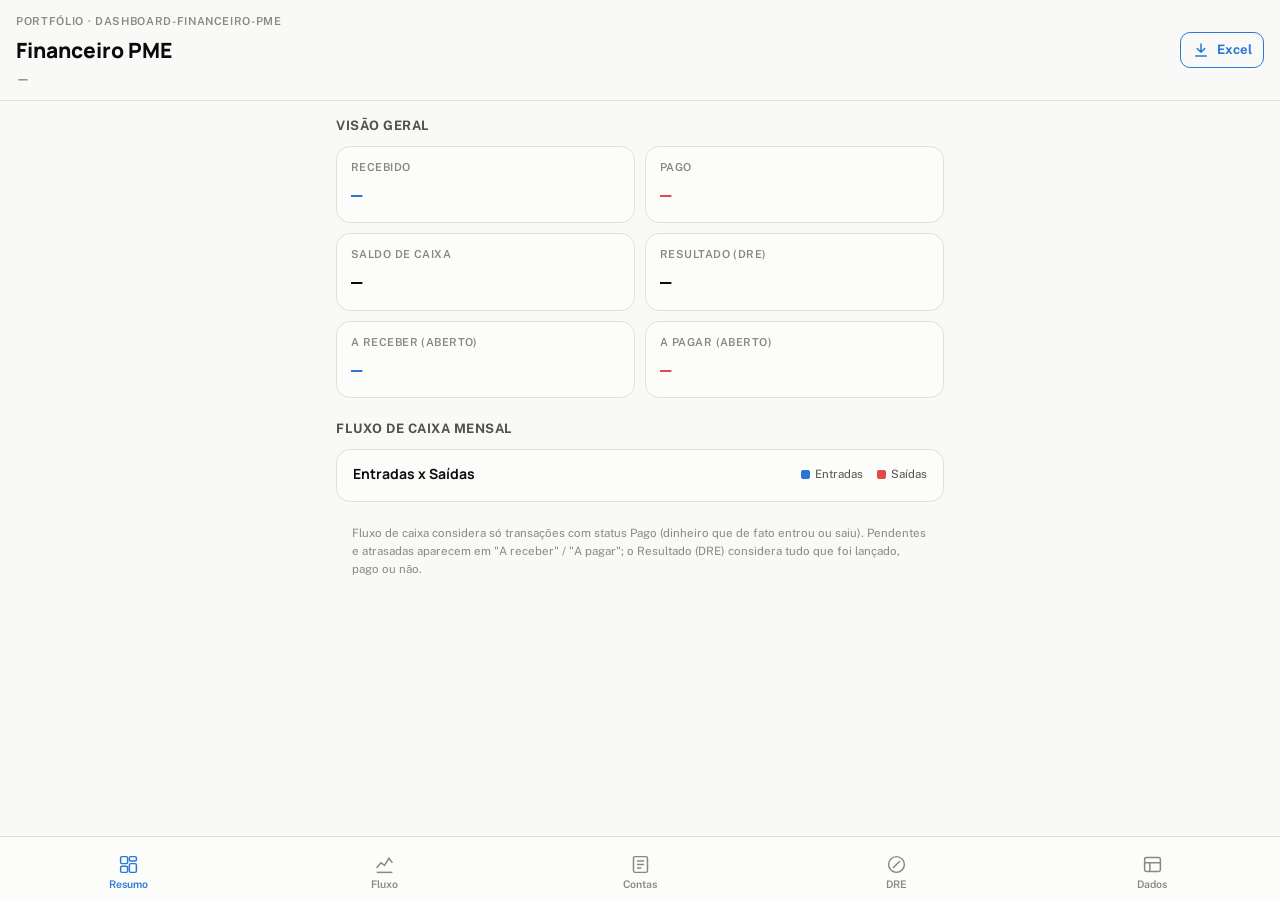
<file: scripts/dashboard_template.html>
<!doctype html>
<html lang="pt-BR">
<head>
<meta charset="utf-8">
<meta name="viewport" content="width=device-width, initial-scale=1">
<title>Financeiro PME</title>
<link rel="icon" href="data:image/svg+xml,%3Csvg%20xmlns='http://www.w3.org/2000/svg'%20viewBox='0%200%2024%2024'%3E%3Crect%20width='24'%20height='24'%20rx='5'%20fill='%232a78d6'/%3E%3Cg%20fill='white'%3E%3Crect%20x='3'%20y='3'%20width='8'%20height='8'%20rx='1.5'/%3E%3Crect%20x='13'%20y='3'%20width='8'%20height='5'%20rx='1.5'/%3E%3Crect%20x='13'%20y='11'%20width='8'%20height='10'%20rx='1.5'/%3E%3Crect%20x='3'%20y='14'%20width='8'%20height='7'%20rx='1.5'/%3E%3C/g%3E%3C/svg%3E">
<link rel="preconnect" href="https://fonts.googleapis.com">
<link rel="preconnect" href="https://fonts.gstatic.com" crossorigin>
<link href="https://fonts.googleapis.com/css2?family=Manrope:wght@500;700;800&family=Public+Sans:wght@400;500;600;700&family=IBM+Plex+Mono:wght@500;600&display=swap" rel="stylesheet">
<style>
  :root{
    color-scheme:light;
    --page:#f9f9f7; --surface:#fcfcfb; --surface-2:#f2f1ec;
    --ink:#0b0b0b; --ink-2:#52514e; --ink-muted:#898781;
    --border:#e1e0d9;
    --blue:#2a78d6; --blue-soft:#eaf1fb;
    --red:#e34948; --red-soft:#fceceb;
    --good:#0ca30c; --warning:#c87e00; --warning-bg:#fef3dd; --critical:#d03b3b; --critical-bg:#fcebea;
    --success-text:#006300;
    --font-display:"Manrope","Segoe UI",system-ui,sans-serif;
    --font-body:"Public Sans","Segoe UI",system-ui,sans-serif;
    --font-mono:"IBM Plex Mono","SFMono-Regular",Consolas,"Liberation Mono",Menlo,ui-monospace,monospace;
    --tabbar-h:64px;
  }
  @media (prefers-color-scheme: dark){
    :root:not([data-theme="light"]){
      color-scheme:dark;
      --page:#181816; --surface:#221f1c; --surface-2:#29261f;
      --ink:#f7f5f0; --ink-2:#c3c2b7; --ink-muted:#8f8d84;
      --border:#33312b;
      --blue:#3987e5; --blue-soft:#1c2a3d;
      --red:#e66767; --red-soft:#3a2321;
      --good:#2fbf2f; --warning:#e0a020; --warning-bg:#3a2f15; --critical:#e66767; --critical-bg:#3a1f1e;
      --success-text:#2fbf2f;
    }
  }
  :root[data-theme="dark"]{
    color-scheme:dark;
    --page:#181816; --surface:#221f1c; --surface-2:#29261f;
    --ink:#f7f5f0; --ink-2:#c3c2b7; --ink-muted:#8f8d84;
    --border:#33312b;
    --blue:#3987e5; --blue-soft:#1c2a3d;
    --red:#e66767; --red-soft:#3a2321;
    --good:#2fbf2f; --warning:#e0a020; --warning-bg:#3a2f15; --critical:#e66767; --critical-bg:#3a1f1e;
    --success-text:#2fbf2f;
  }

  *{box-sizing:border-box;}
  body{
    margin:0; background:var(--page); color:var(--ink);
    font-family:var(--font-body); font-size:15px; line-height:1.45;
    padding-bottom:calc(var(--tabbar-h) + env(safe-area-inset-bottom,0px));
  }
  h1,h2,h3{font-family:var(--font-display); margin:0; text-wrap:balance;}
  .num{font-family:var(--font-mono); font-variant-numeric:tabular-nums;}
  .wrap{padding:0 16px;}
  a{color:var(--blue);}

  header.top{
    position:sticky; top:env(safe-area-inset-top,0px); z-index:20;
    background:var(--page); border-bottom:1px solid var(--border);
    padding:14px 16px 12px;
  }
  header.top .eyebrow{
    font-size:11px; letter-spacing:.06em; text-transform:uppercase;
    color:var(--ink-muted); font-weight:600; margin-bottom:2px;
  }
  header.top h1{font-size:21px; font-weight:800;}
  .titulo-linha{display:flex; align-items:center; justify-content:space-between; gap:10px; margin-top:2px;}
  .baixar{
    flex:none; display:inline-flex; align-items:center; gap:7px; text-decoration:none;
    font:700 13px/1 var(--font-body); color:var(--blue);
    border:1.5px solid var(--blue); border-radius:10px; padding:8px 11px;
  }
  .baixar:hover{background:var(--blue-soft);}
  .baixar svg{width:18px; height:18px; stroke:currentColor; fill:none; stroke-width:2; stroke-linecap:round; stroke-linejoin:round;}
  header.top .period{font-size:12.5px; color:var(--ink-2); margin-top:2px;}

  section.view{padding:16px 16px 28px; max-width:640px; margin:0 auto;}
  section.view[hidden]{display:none!important;}

  .section-title{
    font-size:13px; font-weight:700; color:var(--ink-2);
    text-transform:uppercase; letter-spacing:.04em;
    margin:22px 0 10px;
  }
  .section-title:first-child{margin-top:0;}

  /* KPI tiles */
  .tiles{display:grid; grid-template-columns:1fr 1fr; gap:10px;}
  .tile{
    background:var(--surface); border:1px solid var(--border); border-radius:14px;
    padding:13px 14px;
  }
  .tile .label{font-size:11px; font-weight:600; color:var(--ink-muted); text-transform:uppercase; letter-spacing:.04em;}
  .tile .value{font-family:var(--font-mono); font-size:19px; font-weight:600; margin-top:6px; font-variant-numeric:tabular-nums;}
  .tile.accent-blue .value{color:var(--blue);}
  .tile.accent-red .value{color:var(--red);}
  .tile.accent-good .value{color:var(--success-text);}
  .tile.accent-bad .value{color:var(--red);}

  /* Card */
  .card{background:var(--surface); border:1px solid var(--border); border-radius:14px; padding:16px;}

  /* Chart */
  .chart-card{background:var(--surface); border:1px solid var(--border); border-radius:14px; padding:14px 10px 8px;}
  .chart-card .chart-head{display:flex; flex-wrap:wrap; align-items:baseline; justify-content:space-between; gap:4px 12px; padding:0 6px 8px;}
  .chart-card .chart-head h3{font-size:14px; font-weight:700; white-space:nowrap;}
  .legend{display:flex; gap:14px; font-size:11.5px; color:var(--ink-2);}
  .legend span{display:inline-flex; align-items:center; gap:5px;}
  .legend i{width:9px; height:9px; border-radius:2px; display:inline-block;}
  svg.chart{width:100%; display:block; overflow:visible;}
  svg.chart text{font-family:var(--font-mono); fill:var(--ink-muted);}
  svg.chart .gridline{stroke:var(--border); stroke-width:1;}
  svg.chart .bar-entrada{fill:var(--blue);}
  svg.chart .bar-saida{fill:var(--red);}
  svg.chart .bar-hit{fill:transparent; cursor:pointer;}
  .tooltip{
    position:absolute; pointer-events:none; background:var(--ink); color:var(--page);
    font-family:var(--font-mono); font-size:11.5px; padding:7px 9px; border-radius:8px;
    line-height:1.5; white-space:nowrap; transform:translate(-50%,-110%);
    box-shadow:0 4px 14px rgba(0,0,0,.25); z-index:5;
  }
  .tooltip[hidden]{display:none!important;}
  .chart-scroll{overflow-x:auto;}

  /* Chips */
  .chips{display:flex; gap:8px; margin-bottom:14px;}
  .chip{
    font-family:var(--font-body); font-size:13px; font-weight:600;
    padding:7px 14px; border-radius:999px; border:1px solid var(--border);
    background:var(--surface); color:var(--ink-2); cursor:pointer;
  }
  .chip[aria-pressed="true"]{background:var(--ink); color:var(--page); border-color:var(--ink);}

  /* status pill */
  .pill{
    display:inline-flex; align-items:center; gap:5px; font-size:11px; font-weight:700;
    padding:3px 9px; border-radius:999px; white-space:nowrap;
  }
  .pill i{width:6px; height:6px; border-radius:50%; display:inline-block;}
  .pill.pago{background:var(--surface-2); color:var(--ink-2);}
  .pill.pago i{background:var(--ink-muted);}
  .pill.pendente{background:var(--warning-bg); color:var(--warning);}
  .pill.pendente i{background:var(--warning);}
  .pill.atrasado{background:var(--critical-bg); color:var(--critical);}
  .pill.atrasado i{background:var(--critical);}
  .pill.naoinformado{background:var(--surface-2); color:var(--ink-muted);}
  .pill.naoinformado i{background:var(--ink-muted);}

  /* transaction row */
  .txn-list{display:flex; flex-direction:column; gap:8px;}
  .txn{
    background:var(--surface); border:1px solid var(--border); border-radius:12px;
    padding:11px 13px; display:flex; align-items:center; gap:10px;
  }
  .txn .dot{width:8px; height:8px; border-radius:50%; flex:none;}
  .txn .dot.entrada{background:var(--blue);}
  .txn .dot.saida{background:var(--red);}
  .txn .info{flex:1; min-width:0;}
  .txn .desc{font-size:13.5px; font-weight:600; color:var(--ink); overflow:hidden; text-overflow:ellipsis; white-space:nowrap;}
  .txn .meta{font-size:11.5px; color:var(--ink-muted); margin-top:1px;}
  .txn .right{text-align:right; flex:none;}
  .txn .amount{font-family:var(--font-mono); font-size:13.5px; font-weight:600; font-variant-numeric:tabular-nums;}
  .txn .amount.entrada{color:var(--blue);}
  .txn .amount.saida{color:var(--red);}
  .txn .date{font-family:var(--font-mono); font-size:10.5px; color:var(--ink-muted); margin-top:3px;}

  .empty{padding:30px 10px; text-align:center; color:var(--ink-muted); font-size:13.5px;}

  /* Contas summary strip */
  .strip{display:grid; grid-template-columns:1fr 1fr 1fr; gap:8px; margin-bottom:16px;}
  .strip .cell{background:var(--surface); border:1px solid var(--border); border-radius:12px; padding:10px 8px; text-align:center;}
  .strip .cell .k{font-size:10px; font-weight:700; text-transform:uppercase; letter-spacing:.03em; color:var(--ink-muted);}
  .strip .cell .v{font-family:var(--font-mono); font-size:14.5px; font-weight:600; margin-top:4px; font-variant-numeric:tabular-nums;}

  /* DRE */
  .dre-row{margin-bottom:12px;}
  .dre-row .top{display:flex; justify-content:space-between; font-size:13px; margin-bottom:5px;}
  .dre-row .top .cat{font-weight:600; color:var(--ink);}
  .dre-row .top .val{font-family:var(--font-mono); font-variant-numeric:tabular-nums; color:var(--ink-2);}
  .dre-track{height:8px; border-radius:5px; background:var(--surface-2); overflow:hidden;}
  .dre-fill{height:100%; background:var(--red); border-radius:5px;}
  .dre-total{
    display:flex; justify-content:space-between; align-items:baseline;
    padding-top:14px; margin-top:6px; border-top:1px solid var(--border);
  }
  .dre-total .lbl{font-weight:700; font-size:14px;}
  .dre-total .val{font-family:var(--font-mono); font-weight:700; font-size:16px; font-variant-numeric:tabular-nums;}
  .hero-result{text-align:center; padding:18px 0 8px;}
  .hero-result .lbl{font-size:12px; color:var(--ink-muted); font-weight:600; text-transform:uppercase; letter-spacing:.05em;}
  .hero-result .val{font-family:var(--font-mono); font-size:34px; font-weight:600; margin-top:6px; font-variant-numeric:tabular-nums;}
  .hero-result .sub{font-size:12.5px; color:var(--ink-2); margin-top:4px;}

  /* Dados search */
  .search-row{display:flex; gap:8px; margin-bottom:14px;}
  .search-row input[type="search"]{
    flex:1; font-family:var(--font-body); font-size:14px; padding:10px 12px;
    border-radius:11px; border:1px solid var(--border); background:var(--surface); color:var(--ink);
  }
  .search-row input::placeholder{color:var(--ink-muted);}
  .count-note{font-size:11.5px; color:var(--ink-muted); margin:-6px 0 12px;}

  footer.note{
    max-width:640px; margin:8px auto 0; padding:14px 16px 4px;
    font-size:11.5px; color:var(--ink-muted); line-height:1.6;
  }

  /* Bottom tab bar */
  nav.tabbar{
    position:fixed; left:0; right:0; bottom:0; z-index:30;
    height:calc(var(--tabbar-h) + env(safe-area-inset-bottom,0px));
    padding-bottom:env(safe-area-inset-bottom,0px);
    background:var(--surface); border-top:1px solid var(--border);
    display:flex;
  }
  nav.tabbar button{
    flex:1; display:flex; flex-direction:column; align-items:center; justify-content:center; gap:3px;
    background:none; border:none; font-family:var(--font-body); font-size:10.5px; font-weight:600;
    color:var(--ink-muted); padding:6px 2px 0;
  }
  nav.tabbar button svg{width:21px; height:21px; stroke:var(--ink-muted); fill:none; stroke-width:1.7;}
  nav.tabbar button[aria-current="true"]{color:var(--blue);}
  nav.tabbar button[aria-current="true"] svg{stroke:var(--blue);}
  nav.tabbar button:focus-visible{outline:2px solid var(--blue); outline-offset:-2px; border-radius:8px;}

  @media (prefers-reduced-motion: no-preference){
    .view{animation:fade-in .18s ease-out;}
    @keyframes fade-in{from{opacity:0; transform:translateY(4px);} to{opacity:1; transform:translateY(0);}}
  }
</style>
</head>
<body>

<header class="top">
  <div class="eyebrow">Portfólio · dashboard-financeiro-pme</div>
  <div class="titulo-linha">
    <h1>Financeiro PME</h1>
    <a class="baixar" href="dashboard_financeiro.xlsx" download
       aria-label="Baixar a planilha Excel" title="Baixar a planilha Excel (fórmulas editáveis)">
      <svg viewBox="0 0 24 24" aria-hidden="true"><path d="M12 4v11M7 10l5 5 5-5M5 20h14"/></svg>
      <span>Excel</span>
    </a>
  </div>
  <div class="period" id="period-label">—</div>
</header>

<section class="view" id="view-resumo">
  <div class="section-title">Visão geral</div>
  <div class="tiles">
    <div class="tile accent-blue"><div class="label">Recebido</div><div class="value num" id="kpi-entradas">—</div></div>
    <div class="tile accent-red"><div class="label">Pago</div><div class="value num" id="kpi-saidas">—</div></div>
    <div class="tile" id="tile-saldo"><div class="label">Saldo de caixa</div><div class="value num" id="kpi-saldo">—</div></div>
    <div class="tile" id="tile-resultado"><div class="label">Resultado (DRE)</div><div class="value num" id="kpi-resultado">—</div></div>
    <div class="tile accent-blue"><div class="label">A receber (aberto)</div><div class="value num" id="kpi-receber">—</div></div>
    <div class="tile accent-red"><div class="label">A pagar (aberto)</div><div class="value num" id="kpi-pagar">—</div></div>
  </div>

  <div class="section-title">Fluxo de caixa mensal</div>
  <div class="chart-card">
    <div class="chart-head">
      <h3>Entradas x Saídas</h3>
      <div class="legend"><span><i style="background:var(--blue)"></i>Entradas</span><span><i style="background:var(--red)"></i>Saídas</span></div>
    </div>
    <div class="chart-scroll" id="chart-bars-resumo"></div>
  </div>

  <footer class="note">
    Fluxo de caixa considera só transações com status Pago (dinheiro que de fato
    entrou ou saiu). Pendentes e atrasadas aparecem em "A receber" / "A pagar";
    o Resultado (DRE) considera tudo que foi lançado, pago ou não.
  </footer>
</section>

<section class="view" id="view-fluxo" hidden>
  <div class="section-title">Entradas x Saídas por mês</div>
  <div class="chart-card">
    <div class="chart-head">
      <h3>Fluxo mensal</h3>
      <div class="legend"><span><i style="background:var(--blue)"></i>Entradas</span><span><i style="background:var(--red)"></i>Saídas</span></div>
    </div>
    <div class="chart-scroll" id="chart-bars-fluxo"></div>
  </div>

  <div class="section-title">Saldo acumulado</div>
  <div class="chart-card">
    <div class="chart-scroll" id="chart-line-saldo"></div>
  </div>

  <div class="section-title">Detalhamento por mês</div>
  <div class="txn-list" id="lista-meses"></div>
</section>

<section class="view" id="view-contas" hidden>
  <div class="chips" role="tablist" aria-label="Tipo de conta">
    <button class="chip" id="chip-receber" aria-pressed="true">A receber</button>
    <button class="chip" id="chip-pagar" aria-pressed="false">A pagar</button>
  </div>
  <div class="strip" id="contas-strip"></div>
  <div class="section-title" id="contas-title">Contas a receber em aberto</div>
  <div class="txn-list" id="contas-list"></div>
</section>

<section class="view" id="view-dre" hidden>
  <div class="hero-result">
    <div class="lbl">Resultado líquido</div>
    <div class="val num" id="dre-resultado">—</div>
    <div class="sub" id="dre-margem">—</div>
  </div>

  <div class="section-title">Receita bruta</div>
  <div class="card">
    <div class="dre-total" style="padding-top:0; margin-top:0; border-top:none;">
      <span class="lbl" style="color:var(--ink-2); font-weight:600;">Entradas (todas)</span>
      <span class="val num" id="dre-receita" style="color:var(--blue);">—</span>
    </div>
  </div>

  <div class="section-title">Despesas por categoria</div>
  <div class="card" id="dre-despesas"></div>

  <footer class="note">
    DRE simplificado em regime de competência: considera todas as transações
    lançadas no período, pagas ou não. O fluxo de caixa (abas Resumo e Fluxo)
    considera só o que foi efetivamente pago.
  </footer>
</section>

<section class="view" id="view-dados" hidden>
  <div class="search-row">
    <input type="search" id="busca" placeholder="Buscar por descrição ou categoria…" aria-label="Buscar transação">
  </div>
  <div class="chips">
    <button class="chip" data-filtro="todas" aria-pressed="true">Todas</button>
    <button class="chip" data-filtro="Entrada" aria-pressed="false">Entradas</button>
    <button class="chip" data-filtro="Saída" aria-pressed="false">Saídas</button>
  </div>
  <div class="count-note" id="dados-count"></div>
  <div class="txn-list" id="dados-list"></div>
</section>

<div class="tooltip" id="tooltip" hidden></div>

<nav class="tabbar" aria-label="Navegação do dashboard">
  <button data-tab="resumo" aria-current="true">
    <svg viewBox="0 0 24 24"><rect x="3" y="3" width="8" height="8" rx="1.5"/><rect x="13" y="3" width="8" height="5" rx="1.5"/><rect x="13" y="11" width="8" height="10" rx="1.5"/><rect x="3" y="14" width="8" height="7" rx="1.5"/></svg>
    Resumo
  </button>
  <button data-tab="fluxo" aria-current="false">
    <svg viewBox="0 0 24 24"><path d="M3 16l5-6 4 3 5-8 4 5"/><path d="M3 21h18"/></svg>
    Fluxo
  </button>
  <button data-tab="contas" aria-current="false">
    <svg viewBox="0 0 24 24"><rect x="4" y="3" width="16" height="18" rx="2"/><path d="M8 8h8M8 12h8M8 16h5"/></svg>
    Contas
  </button>
  <button data-tab="dre" aria-current="false">
    <svg viewBox="0 0 24 24"><circle cx="12" cy="12" r="9"/><path d="M9 9h.01M15 15h.01M8 16l8-8"/></svg>
    DRE
  </button>
  <button data-tab="dados" aria-current="false">
    <svg viewBox="0 0 24 24"><rect x="3" y="4" width="18" height="16" rx="2"/><path d="M3 10h18M9 10v10"/></svg>
    Dados
  </button>
</nav>

<script>
(function(){
"use strict";

var DATA = /*__DATA__*/;
// [data, descricao, categoria, tipo, valor, status]  data = "YYYY-MM-DD"

var MESES = ["jan","fev","mar","abr","mai","jun","jul","ago","set","out","nov","dez"];

var fmtBRL = new Intl.NumberFormat("pt-BR", {style:"currency", currency:"BRL", minimumFractionDigits:0, maximumFractionDigits:0});
var fmtBRLCent = new Intl.NumberFormat("pt-BR", {style:"currency", currency:"BRL"});

function fmtDate(iso){
  var p = iso.split("-");
  return p[2] + "/" + p[1] + "/" + p[0];
}
function mesLabel(ym){
  var p = ym.split("-");
  return MESES[parseInt(p[1],10)-1] + "/" + p[0].slice(2);
}
function statusClass(s){
  if(s === "Pago") return "pago";
  if(s === "Pendente") return "pendente";
  if(s === "Atrasado") return "atrasado";
  return "naoinformado";
}

function escapeHtml(s){
  return String(s).replace(/[&<>"']/g, function(c){
    return {"&":"&amp;","<":"&lt;",">":"&gt;",'"':"&quot;","'":"&#39;"}[c];
  });
}

// ---- aggregate ----
// Fluxo de caixa (regime de caixa): só o que foi efetivamente pago/recebido.
// DRE (regime de competência): tudo que foi lançado, pago ou não.
var totalEntradas = 0, totalSaidas = 0;
var receitaCompetencia = 0;
var porMes = {}; // ym -> {entradas, saidas}
var despesasPorCategoria = {};
var receberAberto = [], pagarAberto = [];

DATA.forEach(function(t){
  var data=t[0], cat=t[2], tipo=t[3], valor=t[4], status=t[5];
  var ym = data.slice(0,7);
  if(!porMes[ym]) porMes[ym] = {entradas:0, saidas:0};
  var pago = status === "Pago";
  if(tipo === "Entrada"){
    receitaCompetencia += valor;
    if(pago){ totalEntradas += valor; porMes[ym].entradas += valor; }
    if(status === "Pendente" || status === "Atrasado") receberAberto.push(t);
  } else {
    despesasPorCategoria[cat] = (despesasPorCategoria[cat]||0) + valor;
    if(pago){ totalSaidas += valor; porMes[ym].saidas += valor; }
    if(status === "Pendente" || status === "Atrasado") pagarAberto.push(t);
  }
});

var meses = Object.keys(porMes).sort();
var acumulado = 0;
var fluxoMensal = meses.map(function(ym){
  var m = porMes[ym];
  var saldoMes = m.entradas - m.saidas;
  acumulado += saldoMes;
  return {ym:ym, entradas:m.entradas, saidas:m.saidas, saldoMes:saldoMes, acumulado:acumulado};
});

var saldoPeriodo = totalEntradas - totalSaidas;
var totalDespesas = Object.keys(despesasPorCategoria).reduce(function(s,k){return s+despesasPorCategoria[k];},0);
var resultadoLiquido = receitaCompetencia - totalDespesas;
var margem = receitaCompetencia ? (resultadoLiquido/receitaCompetencia) : 0;

function somaAberto(list){ return list.reduce(function(s,t){return s+t[4];},0); }
var totalReceberAberto = somaAberto(receberAberto);
var totalPagarAberto = somaAberto(pagarAberto);

// ---- period label ----
(function(){
  var first = meses[0], last = meses[meses.length-1];
  document.getElementById("period-label").textContent =
    "Período: " + mesLabel(first) + " a " + mesLabel(last) + " · " + DATA.length + " transações";
})();

// ---- KPI tiles ----
document.getElementById("kpi-entradas").textContent = fmtBRL.format(totalEntradas);
document.getElementById("kpi-saidas").textContent = fmtBRL.format(totalSaidas);
document.getElementById("kpi-receber").textContent = fmtBRL.format(totalReceberAberto);
document.getElementById("kpi-pagar").textContent = fmtBRL.format(totalPagarAberto);

var elSaldo = document.getElementById("kpi-saldo");
elSaldo.textContent = fmtBRL.format(saldoPeriodo);
document.getElementById("tile-saldo").className = "tile " + (saldoPeriodo >= 0 ? "accent-good" : "accent-bad");

var elResultado = document.getElementById("kpi-resultado");
elResultado.textContent = fmtBRL.format(resultadoLiquido);
document.getElementById("tile-resultado").className = "tile " + (resultadoLiquido >= 0 ? "accent-good" : "accent-bad");

// ---- bar chart (entradas x saidas por mes) ----
var tooltip = document.getElementById("tooltip");
function hideTooltip(){ tooltip.hidden = true; }
document.addEventListener("click", function(e){
  if(!e.target.closest(".bar-hit")) hideTooltip();
});

function buildBarChart(container, dataset){
  var w = Math.max(340, dataset.length * 46);
  var h = 168, padL = 6, padR = 6, padTop = 10, padBottom = 22;
  var plotH = h - padTop - padBottom;
  var maxVal = Math.max.apply(null, dataset.map(function(d){return Math.max(d.entradas, d.saidas);})) || 1;
  var groupW = (w - padL - padR) / dataset.length;
  var barW = Math.min(15, groupW * 0.32);

  var svg = '<svg class="chart" viewBox="0 0 ' + w + ' ' + h + '" width="' + w + '" preserveAspectRatio="none">';
  [0.25,0.5,0.75,1].forEach(function(f){
    var y = padTop + plotH * (1-f);
    svg += '<line class="gridline" x1="' + padL + '" x2="' + (w-padR) + '" y1="' + y + '" y2="' + y + '"/>';
  });
  dataset.forEach(function(d, i){
    var cx = padL + groupW * i + groupW/2;
    var hE = (d.entradas/maxVal) * plotH;
    var hS = (d.saidas/maxVal) * plotH;
    var xE = cx - barW - 2, xS = cx + 2;
    svg += '<rect class="bar-entrada" x="' + xE + '" y="' + (padTop+plotH-hE) + '" width="' + barW + '" height="' + Math.max(hE,1.5) + '" rx="2.5"/>';
    svg += '<rect class="bar-saida" x="' + xS + '" y="' + (padTop+plotH-hS) + '" width="' + barW + '" height="' + Math.max(hS,1.5) + '" rx="2.5"/>';
    svg += '<text x="' + cx + '" y="' + (h-6) + '" font-size="9.5" text-anchor="middle">' + mesLabel(d.ym) + '</text>';
    svg += '<rect class="bar-hit" data-i="' + i + '" x="' + (cx-groupW/2) + '" y="0" width="' + groupW + '" height="' + (h-padBottom) + '"/>';
  });
  svg += '</svg>';
  container.innerHTML = svg;

  container.querySelectorAll(".bar-hit").forEach(function(hit){
    hit.addEventListener("click", function(e){
      e.stopPropagation();
      var d = dataset[parseInt(hit.getAttribute("data-i"),10)];
      var rect = hit.getBoundingClientRect();
      tooltip.innerHTML = "<b>" + mesLabel(d.ym) + "</b><br>Entradas " + fmtBRL.format(d.entradas) + "<br>Saídas " + fmtBRL.format(d.saidas);
      tooltip.style.left = (rect.left + rect.width/2 + window.scrollX) + "px";
      tooltip.style.top = (rect.top + window.scrollY) + "px";
      tooltip.hidden = false;
    });
  });
}

buildBarChart(document.getElementById("chart-bars-resumo"), fluxoMensal);
buildBarChart(document.getElementById("chart-bars-fluxo"), fluxoMensal);

// ---- line chart (saldo acumulado) ----
function buildLineChart(container, dataset){
  var w = Math.max(340, dataset.length * 46);
  var h = 140, padL = 10, padR = 44, padTop = 16, padBottom = 22;
  var plotH = h - padTop - padBottom, plotW = w - padL - padR;
  var vals = dataset.map(function(d){return d.acumulado;});
  var minV = Math.min(0, Math.min.apply(null, vals));
  var maxV = Math.max(0, Math.max.apply(null, vals));
  if(maxV === minV){ maxV += 1; }
  var range = maxV - minV;

  function xAt(i){ return padL + (dataset.length===1 ? plotW/2 : (plotW * i/(dataset.length-1))); }
  function yAt(v){ return padTop + plotH * (1 - (v-minV)/range); }

  var yZero = yAt(0);
  var pts = dataset.map(function(d,i){ return xAt(i) + "," + yAt(d.acumulado); }).join(" ");
  var areaPts = "M" + padL + "," + yZero + " L" + pts.replace(/ /g,"L") + " L" + xAt(dataset.length-1) + "," + yZero + "Z";

  var targetLabels = Math.min(6, dataset.length);
  var labelIdx = {};
  for(var k=0;k<targetLabels;k++){
    labelIdx[Math.round(k*(dataset.length-1)/Math.max(1,targetLabels-1))] = true;
  }

  var svg = '<svg class="chart" viewBox="0 0 ' + w + ' ' + h + '" width="' + w + '" preserveAspectRatio="none">';
  svg += '<line class="gridline" x1="' + padL + '" x2="' + (w-padR) + '" y1="' + yZero + '" y2="' + yZero + '"/>';
  svg += '<path d="' + areaPts + '" fill="var(--blue)" opacity="0.12" stroke="none"/>';
  svg += '<polyline points="' + pts + '" fill="none" stroke="var(--blue)" stroke-width="2" stroke-linejoin="round" stroke-linecap="round"/>';
  dataset.forEach(function(d,i){
    if(i === dataset.length-1){
      svg += '<circle cx="' + xAt(i) + '" cy="' + yAt(d.acumulado) + '" r="4" fill="var(--blue)"/>';
      svg += '<text x="' + xAt(i) + '" y="' + (yAt(d.acumulado) - 9) + '" font-size="10.5" text-anchor="end" font-weight="600" fill="var(--blue)">' + fmtBRL.format(d.acumulado) + '</text>';
    }
    if(labelIdx[i]){
      var anchor = i === 0 ? "start" : (i === dataset.length-1 ? "end" : "middle");
      svg += '<text x="' + xAt(i) + '" y="' + (h-6) + '" font-size="9.5" text-anchor="' + anchor + '">' + mesLabel(d.ym) + '</text>';
    }
  });
  svg += '</svg>';
  container.innerHTML = svg;
}
buildLineChart(document.getElementById("chart-line-saldo"), fluxoMensal);

// ---- monthly detail list ----
(function(){
  var list = document.getElementById("lista-meses");
  var html = fluxoMensal.slice().reverse().map(function(d){
    var cls = d.saldoMes >= 0 ? "entrada" : "saida";
    return '<div class="txn">' +
      '<span class="dot ' + cls + '"></span>' +
      '<div class="info"><div class="desc">' + mesLabel(d.ym) + '</div>' +
      '<div class="meta">Entradas ' + fmtBRL.format(d.entradas) + ' · Saídas ' + fmtBRL.format(d.saidas) + '</div></div>' +
      '<div class="right"><div class="amount ' + cls + '">' + fmtBRL.format(d.saldoMes) + '</div>' +
      '<div class="date">acum. ' + fmtBRL.format(d.acumulado) + '</div></div>' +
    '</div>';
  }).join("");
  list.innerHTML = html;
})();

// ---- contas a pagar/receber ----
function renderContas(tipo){
  var list = tipo === "receber" ? receberAberto : pagarAberto;
  var pendente = list.filter(function(t){return t[5]==="Pendente";});
  var atrasado = list.filter(function(t){return t[5]==="Atrasado";});
  var total = somaAberto(list);

  document.getElementById("contas-strip").innerHTML =
    '<div class="cell"><div class="k">Pendente</div><div class="v num" style="color:var(--warning)">' + fmtBRL.format(somaAberto(pendente)) + '</div></div>' +
    '<div class="cell"><div class="k">Atrasado</div><div class="v num" style="color:var(--critical)">' + fmtBRL.format(somaAberto(atrasado)) + '</div></div>' +
    '<div class="cell"><div class="k">Total</div><div class="v num">' + fmtBRL.format(total) + '</div></div>';

  document.getElementById("contas-title").textContent =
    (tipo === "receber" ? "Contas a receber em aberto" : "Contas a pagar em aberto") + " (" + list.length + ")";

  var sorted = list.slice().sort(function(a,b){ return a[0] < b[0] ? -1 : 1; });
  var cls = tipo === "receber" ? "entrada" : "saida";
  var html = sorted.map(function(t){
    return '<div class="txn">' +
      '<span class="dot ' + cls + '"></span>' +
      '<div class="info"><div class="desc">' + escapeHtml(t[1]) + '</div><div class="meta">' + escapeHtml(t[2]) + '</div></div>' +
      '<div class="right"><div class="amount ' + cls + '">' + fmtBRL.format(t[4]) + '</div>' +
      '<span class="pill ' + statusClass(t[5]) + '"><i></i>' + escapeHtml(t[5]) + '</span></div>' +
    '</div>';
  }).join("") || '<div class="empty">Nenhuma conta em aberto.</div>';
  document.getElementById("contas-list").innerHTML = html;
}
document.getElementById("chip-receber").addEventListener("click", function(){
  this.setAttribute("aria-pressed","true");
  document.getElementById("chip-pagar").setAttribute("aria-pressed","false");
  renderContas("receber");
});
document.getElementById("chip-pagar").addEventListener("click", function(){
  this.setAttribute("aria-pressed","true");
  document.getElementById("chip-receber").setAttribute("aria-pressed","false");
  renderContas("pagar");
});
renderContas("receber");

// ---- DRE ----
document.getElementById("dre-receita").textContent = fmtBRLCent.format(receitaCompetencia);
var elDreResultado = document.getElementById("dre-resultado");
elDreResultado.textContent = fmtBRLCent.format(resultadoLiquido);
elDreResultado.style.color = resultadoLiquido >= 0 ? "var(--success-text)" : "var(--red)";
document.getElementById("dre-margem").textContent = "Margem líquida: " + (margem*100).toFixed(1).replace(".", ",") + "%";

(function(){
  var cats = Object.keys(despesasPorCategoria).sort(function(a,b){return despesasPorCategoria[b]-despesasPorCategoria[a];});
  var maxV = Math.max.apply(null, cats.map(function(c){return despesasPorCategoria[c];}));
  var rows = cats.map(function(c){
    var v = despesasPorCategoria[c];
    var pct = maxV ? (v/maxV*100) : 0;
    return '<div class="dre-row">' +
      '<div class="top"><span class="cat">' + escapeHtml(c) + '</span><span class="val num">' + fmtBRLCent.format(v) + '</span></div>' +
      '<div class="dre-track"><div class="dre-fill" style="width:' + pct.toFixed(1) + '%"></div></div>' +
    '</div>';
  }).join("");
  rows += '<div class="dre-total"><span class="lbl">Total de despesas</span><span class="val num" style="color:var(--red)">' + fmtBRLCent.format(totalDespesas) + '</span></div>';
  document.getElementById("dre-despesas").innerHTML = rows;
})();

// ---- dados (busca + filtro) ----
(function(){
  var busca = document.getElementById("busca");
  var chips = document.querySelectorAll("#view-dados .chip");
  var filtroTipo = "todas";

  function render(){
    var termo = busca.value.trim().toLowerCase();
    var sorted = DATA.filter(function(t){
      if(filtroTipo !== "todas" && t[3] !== filtroTipo) return false;
      if(!termo) return true;
      return t[1].toLowerCase().indexOf(termo) > -1 || t[2].toLowerCase().indexOf(termo) > -1;
    }).sort(function(a,b){ return a[0] < b[0] ? 1 : -1; });

    document.getElementById("dados-count").textContent = sorted.length + " de " + DATA.length + " transações";

    var html = sorted.slice(0, 200).map(function(t){
      var cls = t[3] === "Entrada" ? "entrada" : "saida";
      return '<div class="txn">' +
        '<span class="dot ' + cls + '"></span>' +
        '<div class="info"><div class="desc">' + escapeHtml(t[1]) + '</div><div class="meta">' + escapeHtml(t[2]) + ' · ' + fmtDate(t[0]) + '</div></div>' +
        '<div class="right"><div class="amount ' + cls + '">' + fmtBRL.format(t[4]) + '</div>' +
        '<span class="pill ' + statusClass(t[5]) + '"><i></i>' + escapeHtml(t[5]) + '</span></div>' +
      '</div>';
    }).join("") || '<div class="empty">Nenhuma transação encontrada.</div>';
    document.getElementById("dados-list").innerHTML = html;
  }

  busca.addEventListener("input", render);
  chips.forEach(function(chip){
    chip.addEventListener("click", function(){
      chips.forEach(function(c){c.setAttribute("aria-pressed","false");});
      chip.setAttribute("aria-pressed","true");
      filtroTipo = chip.getAttribute("data-filtro");
      render();
    });
  });
  render();
})();

// ---- tab navigation ----
var views = {
  resumo: document.getElementById("view-resumo"),
  fluxo: document.getElementById("view-fluxo"),
  contas: document.getElementById("view-contas"),
  dre: document.getElementById("view-dre"),
  dados: document.getElementById("view-dados")
};
var tabButtons = document.querySelectorAll("nav.tabbar button");
tabButtons.forEach(function(btn){
  btn.addEventListener("click", function(){
    var target = btn.getAttribute("data-tab");
    Object.keys(views).forEach(function(key){
      views[key].hidden = key !== target;
    });
    tabButtons.forEach(function(b){ b.setAttribute("aria-current", b===btn ? "true" : "false"); });
    window.scrollTo(0,0);
    hideTooltip();
  });
});

})();
</script>
</body>
</html>
</file>
